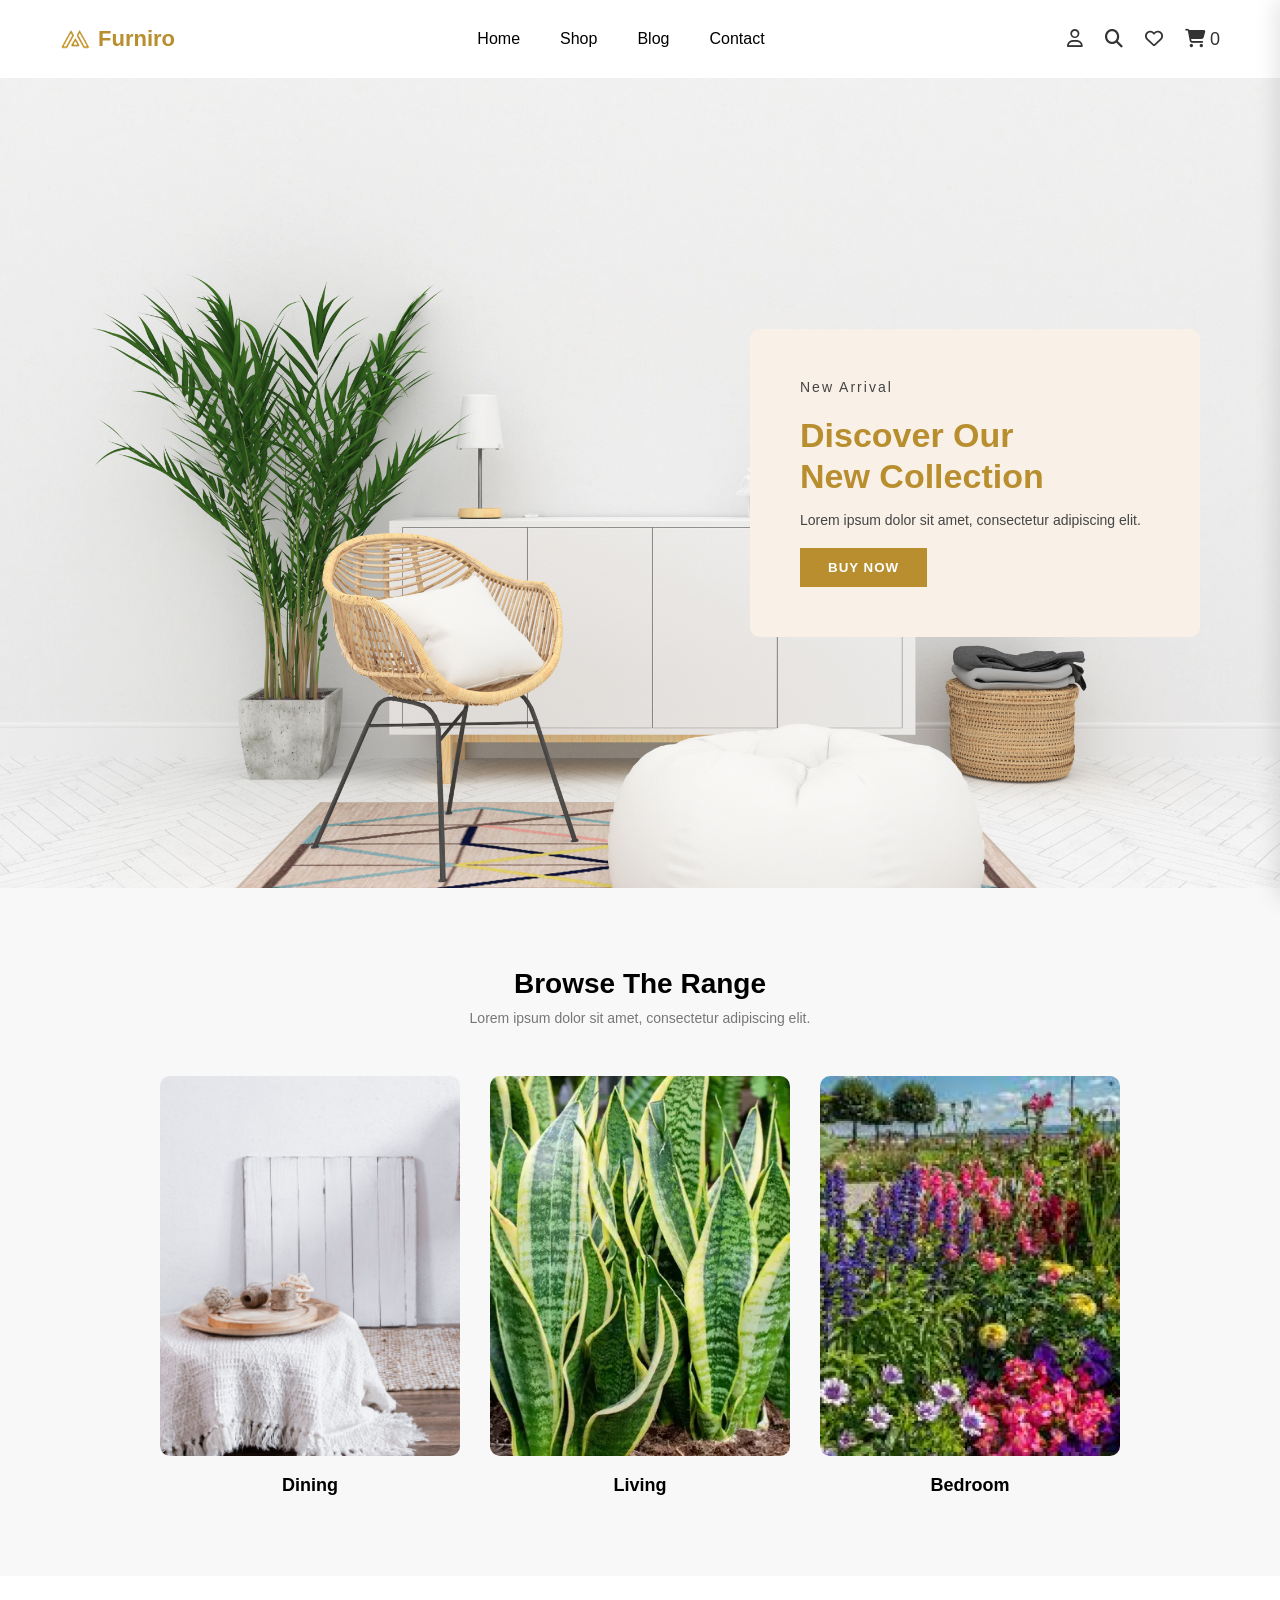
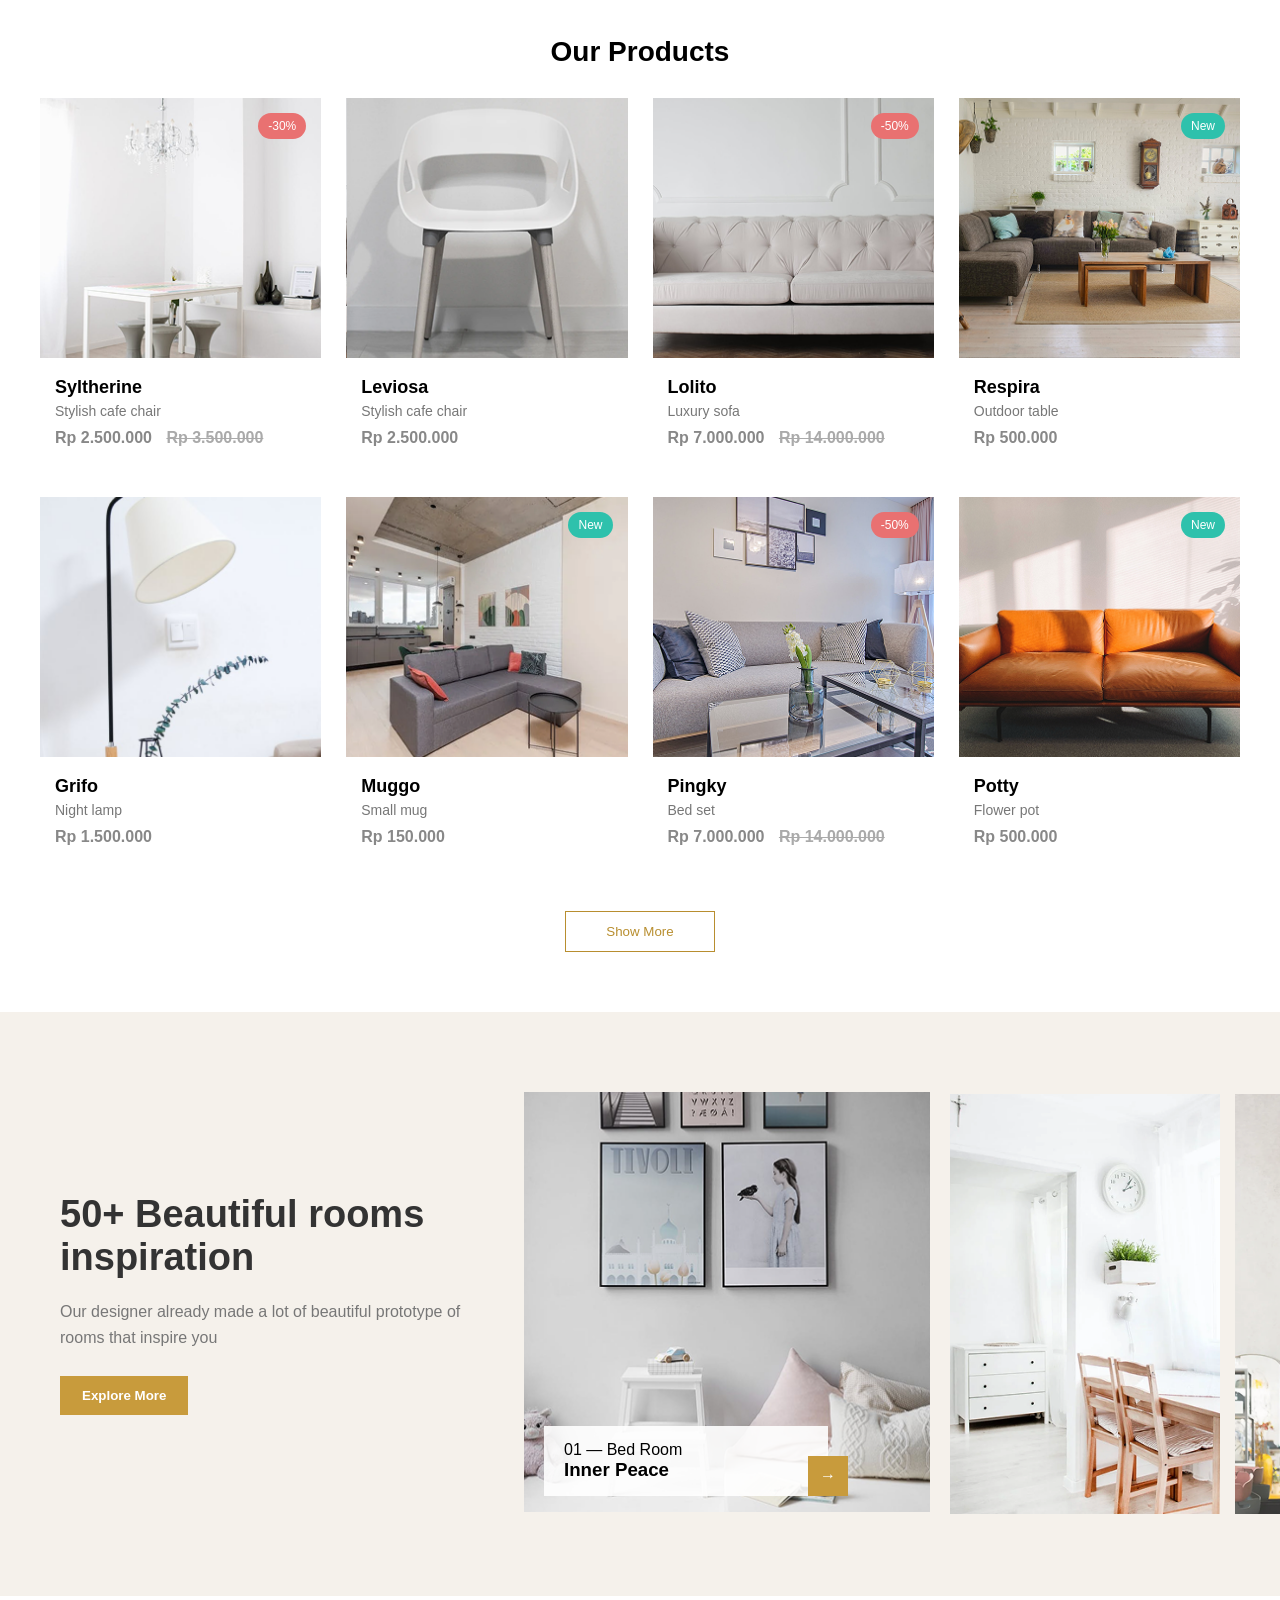
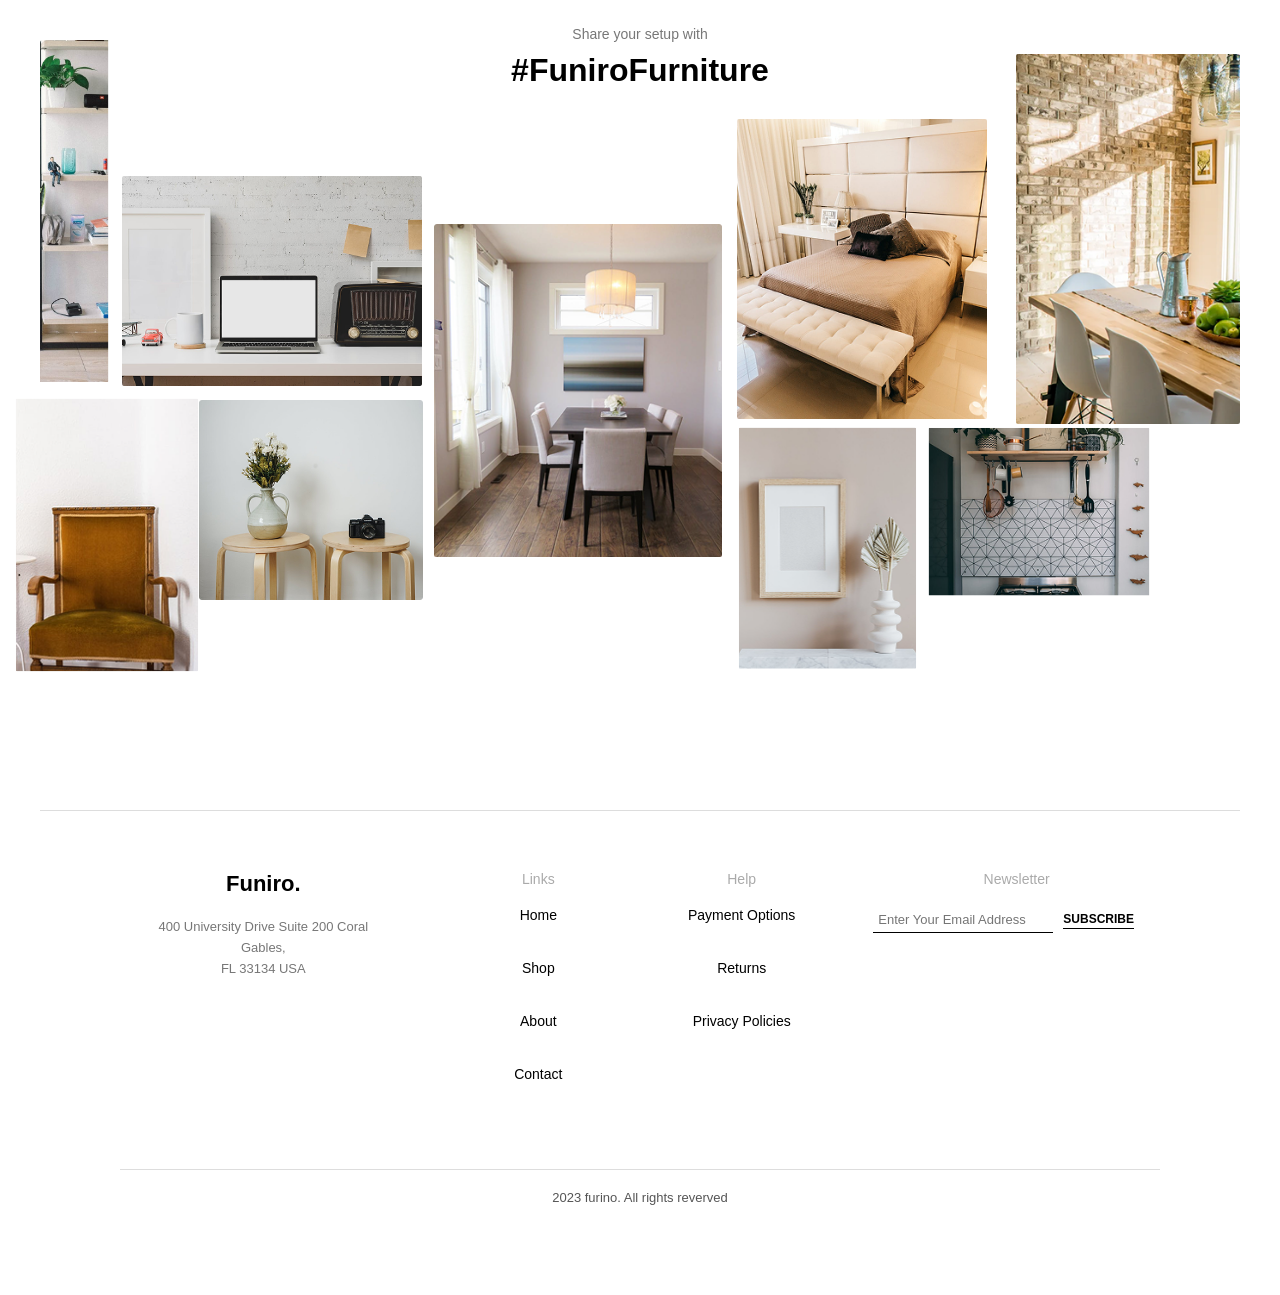
<file: index.html>
<!DOCTYPE html>
<html lang="en">
<head>
    <meta charset="UTF-8">
    <meta name="viewport" content="width=device-width, initial-scale=1.0">
    <title>Furniro</title>

    <link rel="stylesheet" href="css/style.css">

    <link rel="stylesheet" href="https://cdnjs.cloudflare.com/ajax/libs/font-awesome/6.5.0/css/all.min.css">
</head>

<body>

<!-- NAVBAR -->
<header class="navbar">

    <div class="logo">
        <img src="logo.png" alt="logo">
        <span>Furniro</span>
    </div>

    <nav>
       <ul class="nav-links">
  <li><a href="index.html">Home</a></li>
  <li><a href="shop.html">Shop</a></li>
   <li><a href="blog.html">Blog</a></li>
  <li><a href="contact.html">Contact</a></li>
</ul>
    </nav>

    <div class="nav-icons">
        <i class="fa-regular fa-user"></i>
        <i class="fa-solid fa-magnifying-glass"></i>
        <i class="fa-regular fa-heart"></i>
        <div class="cart-icon">
  <i class="fa-solid fa-cart-shopping"></i>
  <span id="cart-count">0</span>
  
</div>
    </div>

</header>

<!-- HERO -->
<section class="hero">
    <img src="background.png" class="hero-img">

    <div class="overlay-card">
        <p class="small-text">New Arrival</p>
        <h1>Discover Our<br>New Collection</h1>
        <p>Lorem ipsum dolor sit amet, consectetur adipiscing elit.</p>
        <button onclick="goToShop()">BUY NOW</button>
    </div>
</section>

<!-- RANGE -->
<section class="range">

    <h2>Browse The Range</h2>
    <p class="range-subtext">Lorem ipsum dolor sit amet, consectetur adipiscing elit.</p>

    <div class="range-container">
        <div class="range-card">
            <img src="dining.png">
            <h3>Dining</h3>
        </div>

        <div class="range-card">
            <img src="living.png">
            <h3>Living</h3>
        </div>

        <div class="range-card">
            <img src="bedroom.png">
            <h3>Bedroom</h3>
        </div>
    </div>

</section>



<!-- PRODUCTS -->
<section class="products">
    <h2>Our Products</h2>

    <div class="grid">

        <!-- 1 -->
        <div class="card" onclick="toggleCard(this, event)">
            <img src="Syltherine.png">
            <span class="badge red">-30%</span>

            <div class="overlay">
                <button class="add-related"
  data-name="Syltherine"
  data-price="2500000"
  data-image="Syltherine.png">
  Add to cart
</button>
                <div class="actions">
                    <span>Share</span>
                    <span>Compare</span>
                    <span>Like</span>
                </div>
            </div>

            <div class="info">
                <h3>Syltherine</h3>
                <p>Stylish cafe chair</p>
                <div class="price">Rp 2.500.000 <span class="old">Rp 3.500.000</span></div>
            </div>
        </div>

        <!-- 2 -->
        <div class="card" onclick="toggleCard(this, event)">
            <img src="Leviosa.png">

            <div class="overlay">
                <button class="add-related"
  data-name="Leviosa"
  data-price="2500000"
  data-image="Leviosa.png">
  Add to cart
</button>
                <div class="actions">
                    <span>Share</span>
                    <span>Compare</span>
                    <span>Like</span>
                </div>
            </div>

            <div class="info">
                <h3>Leviosa</h3>
                <p>Stylish cafe chair</p>
                <div class="price">Rp 2.500.000</div>
            </div>
        </div>

        <!-- 3 -->
        <div class="card" onclick="toggleCard(this, event)">
            <img src="Lolito.png">
            <span class="badge red">-50%</span>

            <div class="overlay">
                <button class="add-related"
  data-name="Lolito"
  data-price="7000000"
  data-image="Lolito.png">
  Add to cart
</button>
                <div class="actions">
                    <span>Share</span>
                    <span>Compare</span>
                    <span>Like</span>
                </div>
            </div>

            <div class="info">
                <h3>Lolito</h3>
                <p>Luxury sofa</p>
                <div class="price">Rp 7.000.000 <span class="old">Rp 14.000.000</span></div>
            </div>
        </div>

        <!-- 4 -->
        <div class="card" onclick="toggleCard(this, event)">
            <img src="Respira.png">
            <span class="badge green">New</span>

            <div class="overlay">
                <button class="add-related"
  data-name="Respira"
  data-price="500000"
  data-image="Respira.png">
  Add to cart
</button>
                <div class="actions">
                    <span>Share</span>
                    <span>Compare</span>
                    <span>Like</span>
                </div>
            </div>

            <div class="info">
                <h3>Respira</h3>
                <p>Outdoor table</p>
                <div class="price">Rp 500.000</div>
            </div>
        </div>

        <!-- 5 -->
        <div class="card" onclick="toggleCard(this, event)">
            <img src="Grifo.png">

            <div class="overlay">
                <button class="add-related"
  data-name="Grifo"
  data-price="1500000"
  data-image="Grifo.png">
  Add to cart
</button>
                <div class="actions">
                    <span>Share</span>
                    <span>Compare</span>
                    <span>Like</span>
                </div>
            </div>

            <div class="info">
                <h3>Grifo</h3>
                <p>Night lamp</p>
                <div class="price">Rp 1.500.000</div>
            </div>
        </div>

        <!-- 6 -->
        <div class="card" onclick="toggleCard(this, event)">
            <img src="Muggo.png">
            <span class="badge green">New</span>

            <div class="overlay">
                <button class="add-related"
  data-name="Muggo"
  data-price="150000"
  data-image="Muggo.png">
  Add to cart
</button>
                <div class="actions">
                    <span>Share</span>
                    <span>Compare</span>
                    <span>Like</span>
                </div>
            </div>

            <div class="info">
                <h3>Muggo</h3>
                <p>Small mug</p>
                <div class="price">Rp 150.000</div>
            </div>
        </div>

        <!-- 7 -->
        <div class="card" onclick="toggleCard(this, event)">
            <img src="Pingky.png">
            <span class="badge red">-50%</span>

            <div class="overlay">
                <button class="add-related"
  data-name="Pingky"
  data-price="7000000"
  data-image="Pingky.png">
  Add to cart
</button>
                <div class="actions">
                    <span>Share</span>
                    <span>Compare</span>
                    <span>Like</span>
                </div>
            </div>

            <div class="info">
                <h3>Pingky</h3>
                <p>Bed set</p>
                <div class="price">Rp 7.000.000 <span class="old">Rp 14.000.000</span></div>
            </div>
        </div>

        <!-- 8 -->
        <div class="card" onclick="toggleCard(this, event)">
            <img src="Potty.png">
            <span class="badge green">New</span>

            <div class="overlay">
               <button class="add-related"
  data-name="Potty"
  data-price="500000"
  data-image="Potty.png">
  Add to cart
</button>
                <div class="actions">
                    <span>Share</span>
                    <span>Compare</span>
                    <span>Like</span>
                </div>
            </div>

            <div class="info">
                <h3>Potty</h3>
                <p>Flower pot</p>
                <div class="price">Rp 500.000</div>
            </div>
        </div>

    </div>

    <div class="show-more">
  <a href="shop.html">
    <button>Show More</button>
  </a>
</div>

</section>
<section class="room-section">
  <div class="container">

    <!-- LEFT TEXT -->
    <div class="room-text">
      <h2>50+ Beautiful rooms inspiration</h2>
      <p>
        Our designer already made a lot of beautiful
        prototype of rooms that inspire you
      </p>
      <button class="explore-btn">Explore More</button>
    </div>

    <!-- RIGHT SLIDER -->
    <div class="room-slider">

      <!-- MAIN IMAGE -->
      <div class="main-card">
        <img src="pics.png" alt="Room">

        <!-- OVERLAY CARD -->
        <div class="room-overlay">
          <span>01 — Bed Room</span>
          <h3>Inner Peace</h3>

          <div class="arrow-btn">
            →
          </div>
        </div>
      </div>

      <!-- SIDE IMAGES -->
      <div class="side-cards">
        <img src="Rectangle 25.png" alt="Room">
        <img src="Rectangle 26.png" alt="Room" class="last">
      </div>

    </div>

  </div>
</section>
<section class="furniro">
  <p class="subtitle">Share your setup with</p>
  <h2 class="title">#FuniroFurniture</h2>

  
    <div class="gallery">
  <!-- LEFT COLUMN -->
  <div class="img-box">
  <img src="image1.png">
</div>
  <div class="img2">
  <img src="image2.png" alt="">
</div>

  <!-- NEXT COLUMN -->
   <div class="img3">
  <img src="image3.png" alt="">
</div>

<div class="img4">
  <img src="image4.png" alt="">
</div>
  
  
  <div class="img5">
  <img src="image5.png" alt="">
</div>

  <!-- CENTER -->
  <div class="img6">
  <img src="image6.png" alt="">
</div>

<!-- CENTER -->
  <div class="img7">
  <img src="image7.png" alt="">
</div>
  <!-- RIGHT CENTER -->
  
  <div class="img8">
  <img src="image8.png" alt="">
</div>

  <!-- RIGHT -->
 <div class="img9">
  <img src="image9.png" alt="">
</div>
 
</div>

<footer class="footer">
  <div class="footer-container">

    <!-- LEFT -->
    <div class="footer-left">
      <h2>Funiro.</h2>
      <p>
        400 University Drive Suite 200 Coral <br>
        Gables,<br>
        FL 33134 USA
      </p>
    </div>

    <!-- LINKS -->
    <div class="footer-col">
      <h4>Links</h4>
      <a href="#">Home</a>
      <a href="#">Shop</a>
      <a href="#">About</a>
      <a href="#">Contact</a>
    </div>

    <!-- HELP -->
    <div class="footer-col">
      <h4>Help</h4>
      <a href="#">Payment Options</a>
      <a href="#">Returns</a>
      <a href="#">Privacy Policies</a>
    </div>

    <!-- NEWSLETTER -->
    <div class="footer-col newsletter">
      <h4>Newsletter</h4>
      <div class="subscribe">
        <input type="text" placeholder="Enter Your Email Address">
        <button>SUBSCRIBE</button>
      </div>
    </div>

  </div>

  <div class="footer-bottom">
    <p>2023 furino. All rights reverved</p>
  </div>
</footer>
    
<div id="cart-overlay" class="cart-overlay"></div>
<!-- CART SIDEBAR -->
<div id="cart-sidebar" class="cart-sidebar">
  <h3>Shopping Cart</h3>

  <div id="cart-items"></div>

  <div class="cart-footer">
    <p>Subtotal: <span id="cart-total">Rs. 0</span></p>
    <button id="goToCartBtn">Cart</button>
    <button>Checkout</button>
    <button class="compare-btn">Comparsion</button>
  </div>
</div>


<!-- JS -->
<script src="js/script.js"></script>

</body>
</html>
</file>
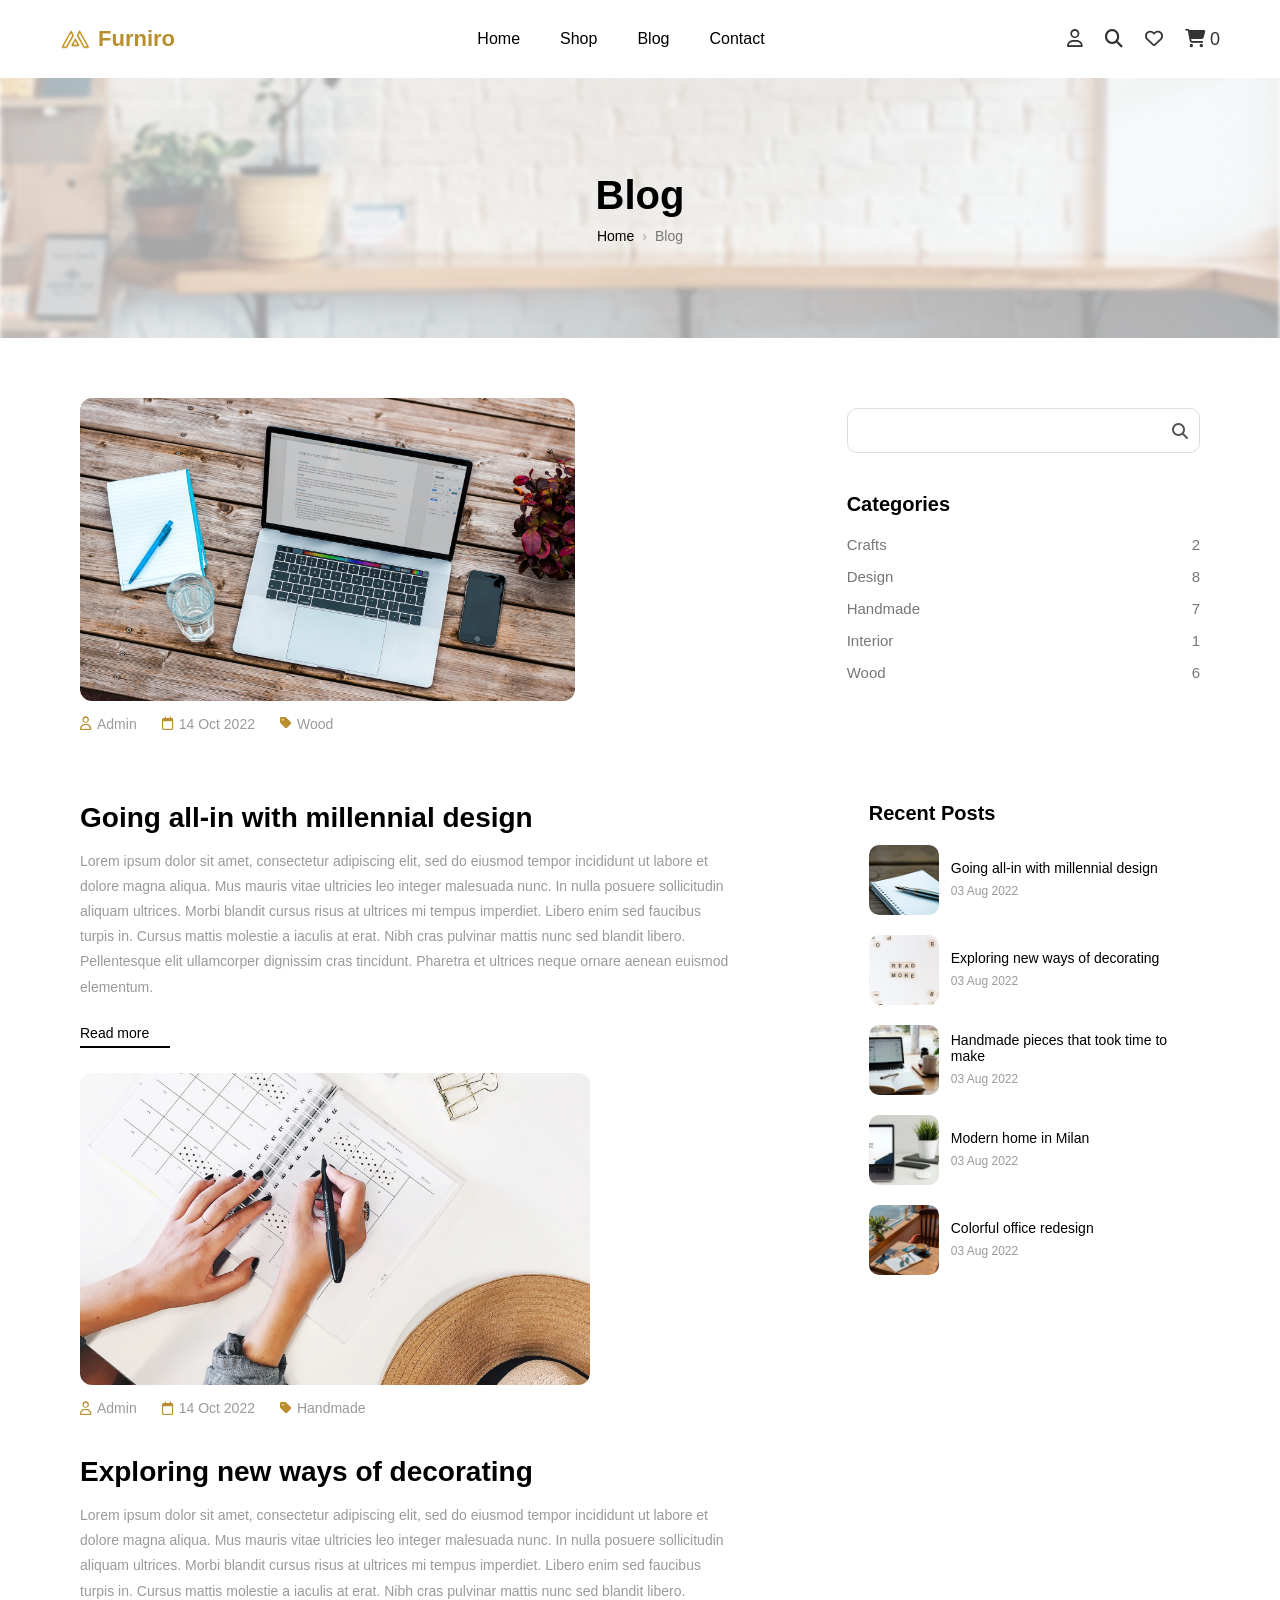
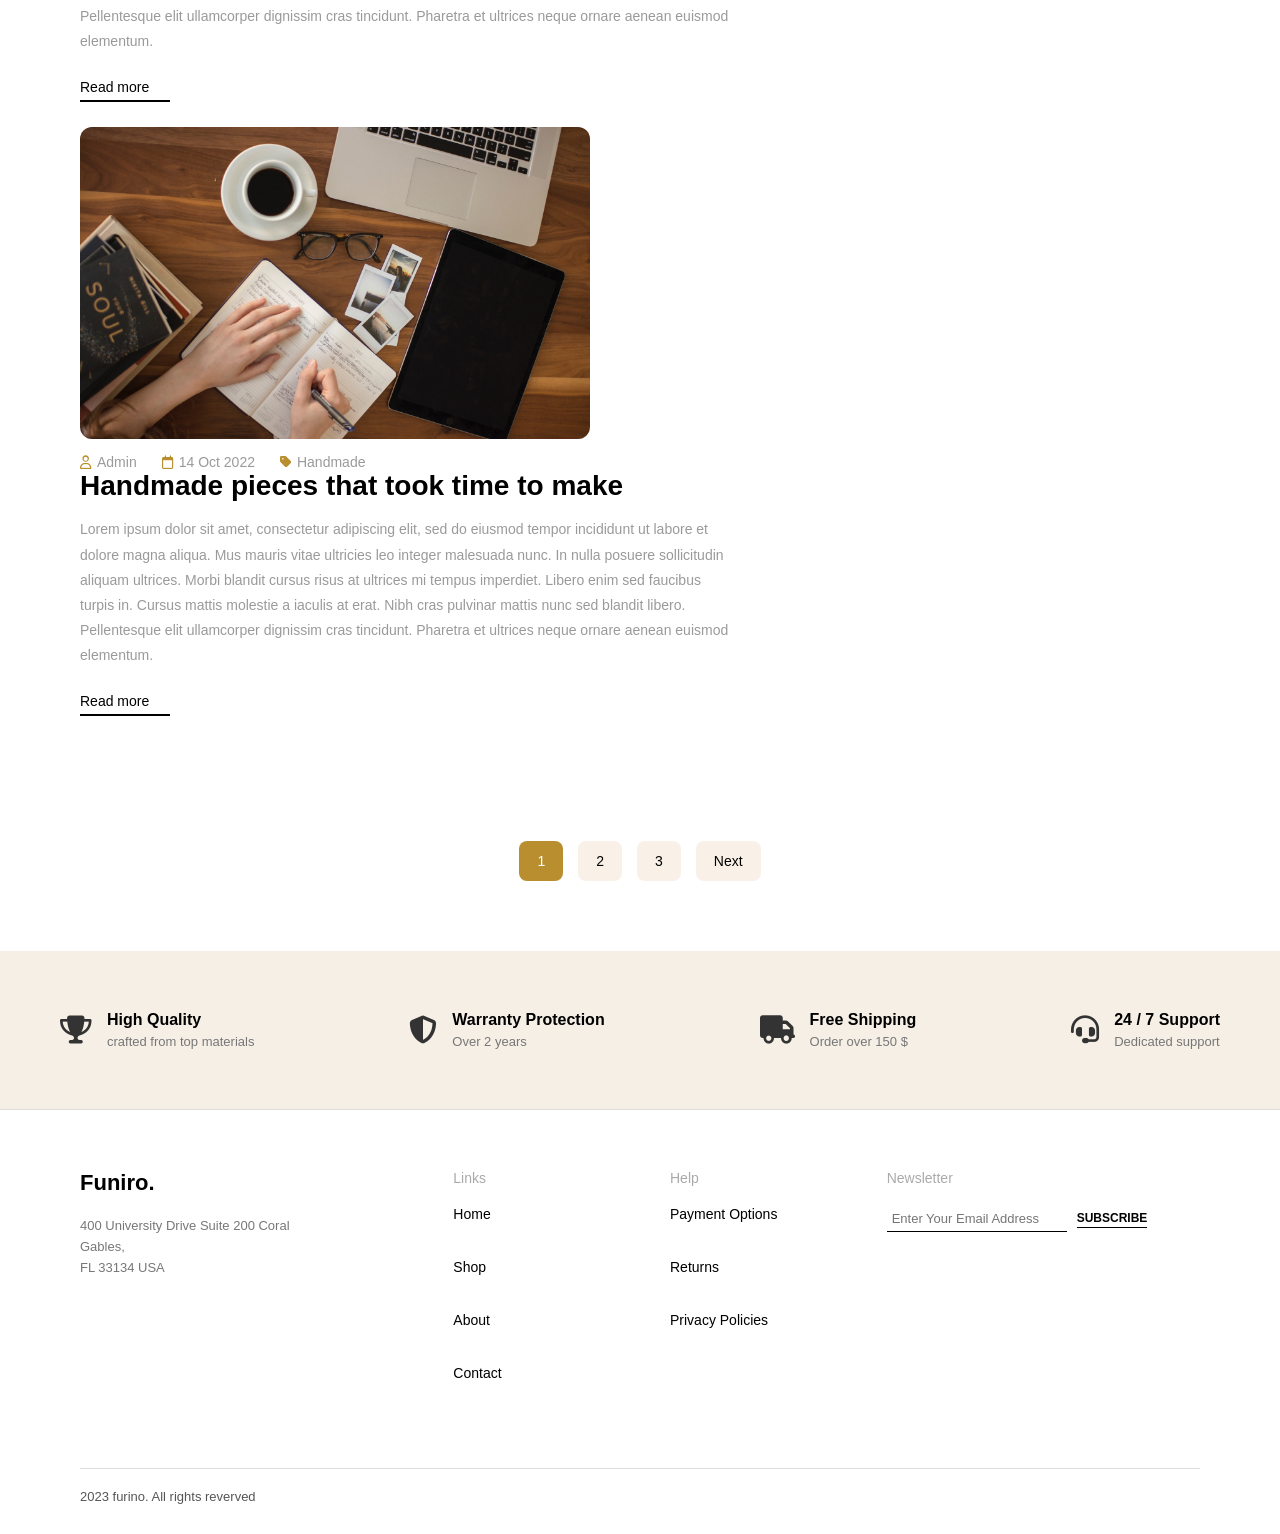
<file: blog.html>
<!DOCTYPE html>
<html lang="en">
<head>
    <meta charset="UTF-8">
    <meta name="viewport" content="width=device-width, initial-scale=1.0">
    <title>Furniro</title>

    <link rel="stylesheet" href="css/style.css">

    <link rel="stylesheet" href="https://cdnjs.cloudflare.com/ajax/libs/font-awesome/6.5.0/css/all.min.css">
    <link rel="stylesheet" href="https://cdnjs.cloudflare.com/ajax/libs/font-awesome/6.5.0/css/all.min.css">
</head>

<body>

<!-- NAVBAR -->
<header class="navbar">

    <div class="logo">
        <img src="logo.png" alt="logo">
        <span>Furniro</span>
    </div>

    <nav>
       <ul class="nav-links">
  <li><a href="index.html">Home</a></li>
  <li><a href="shop.html" class="active">Shop</a></li>
    <li><a href="blog.html">Blog</a></li>
 <li><a href="contact.html">Contact</a></li>
</ul>
    </nav>

    <div class="nav-icons">
        <i class="fa-regular fa-user"></i>
        <i class="fa-solid fa-magnifying-glass"></i>
        <i class="fa-regular fa-heart"></i>
        <div class="cart-icon">
  <i class="fa-solid fa-cart-shopping"></i>
  <span id="cart-count">0</span>
  
</div>
    </div>
    
</header>
<!-- HERO SHOP -->
<section class="shop-hero">

  <!-- BACKGROUND IMAGE -->
  <img src="behind.png" alt="bg" class="shop-bg">

  <!-- CONTENT -->
  <div class="shop-overlay">
    <h1>Blog</h1>

    <p class="breadcrumb">
      <a href="index.html">Home</a>
      <span class="arrow">›</span>
      <span class="active">Blog</span>
    </p>
  </div>

</section>

<section class="blog-section">

  <div class="blog-container">

    <!-- LEFT SIDE (IMAGE + META) -->
    <div class="blog-left">

      <img src="blog1.png" class="blog-image">

     <div class="blog-meta">
  <span><i class="fa-regular fa-user"></i> Admin</span>
  <span><i class="fa-regular fa-calendar"></i> 14 Oct 2022</span>
  <span><i class="fa-solid fa-tag"></i> Wood</span>
</div>

    </div>


    <!-- RIGHT SIDE (SIDEBAR) -->
    <div class="blog-sidebar">

      <!-- SEARCH -->
      <div class="search-box">
        <input type="text" placeholder="">
        <i class="fa fa-search"></i>
      </div>

      <!-- CATEGORIES -->
      <div class="categories">
        <h3>Categories</h3>

        <div class="cat-item">
          <span>Crafts</span>
          <span>2</span>
        </div>

        <div class="cat-item">
          <span>Design</span>
          <span>8</span>
        </div>

        <div class="cat-item">
          <span>Handmade</span>
          <span>7</span>
        </div>

        <div class="cat-item">
          <span>Interior</span>
          <span>1</span>
        </div>

        <div class="cat-item">
          <span>Wood</span>
          <span>6</span>
        </div>

      </div>

    </div>

  </div>

</section>
<section class="blog-detail">

  <div class="blog-wrapper">

    <!-- LEFT MAIN BLOG -->
    <div class="blog-main">

      <h2>Going all-in with millennial design</h2>

      <p class="blog-desc">
       Lorem ipsum dolor sit amet, consectetur adipiscing elit, sed do eiusmod tempor incididunt ut labore et dolore magna aliqua. Mus mauris vitae ultricies leo integer malesuada nunc. In nulla posuere sollicitudin aliquam ultrices. Morbi blandit cursus risus at ultrices mi tempus imperdiet. Libero enim sed faucibus turpis in. Cursus mattis molestie a iaculis at erat. Nibh cras pulvinar mattis nunc sed blandit libero. Pellentesque elit ullamcorper dignissim cras tincidunt. Pharetra et ultrices neque ornare aenean euismod elementum.
      </p>

      <a href="#" class="read-more">Read more</a>

      <img src="blog2.png" class="blog-image">

      <div class="blog-meta">
        <span><i class="fa-regular fa-user"></i> Admin</span>
        <span><i class="fa-regular fa-calendar"></i> 14 Oct 2022</span>
        <span><i class="fa-solid fa-tag"></i> Handmade</span>
      </div>

    </div>


    <!-- RIGHT SIDEBAR -->
    <div class="recent-posts">

      <h3>Recent Posts</h3>

      <div class="post-item">
        <img src="sidepic1.png">
        <div>
          <p>Going all-in with millennial design</p>
          <span>03 Aug 2022</span>
        </div>
      </div>

      <div class="post-item">
        <img src="sidepic2.png">
        <div>
          <p>Exploring new ways of decorating</p>
          <span>03 Aug 2022</span>
        </div>
      </div>

      <div class="post-item">
        <img src="sidepic3.png">
        <div>
          <p>Handmade pieces that took time to make</p>
          <span>03 Aug 2022</span>
        </div>
      </div>

      <div class="post-item">
        <img src="sidepic4.png">
        <div>
          <p>Modern home in Milan</p>
          <span>03 Aug 2022</span>
        </div>
      </div>

      <div class="post-item">
        <img src="sidepic5.png">
        <div>
          <p>Colorful office redesign</p>
          <span>03 Aug 2022</span>
        </div>
      </div>

    </div>

  </div>

</section>
<section class="blog-detail">

  <div class="blog-wrapper">

    <!-- LEFT MAIN BLOG -->
    <div class="blog-main">

      <h2>Exploring new ways of decorating</h2>

      <p class="blog-desc">
         Lorem ipsum dolor sit amet, consectetur adipiscing elit, sed do eiusmod tempor incididunt ut labore et dolore magna aliqua. Mus mauris vitae ultricies leo integer malesuada nunc. In nulla posuere sollicitudin aliquam ultrices. Morbi blandit cursus risus at ultrices mi tempus imperdiet. Libero enim sed faucibus turpis in. Cursus mattis molestie a iaculis at erat. Nibh cras pulvinar mattis nunc sed blandit libero. Pellentesque elit ullamcorper dignissim cras tincidunt. Pharetra et ultrices neque ornare aenean euismod elementum.
      </p>

      <a href="#" class="read-more">Read more</a>

      <img src="blog3.png" class="blog-image">

      <div class="blog-meta">
        <span><i class="fa-regular fa-user"></i> Admin</span>
        <span><i class="fa-regular fa-calendar"></i> 14 Oct 2022</span>
        <span><i class="fa-solid fa-tag"></i> Handmade</span>
      </div>
      <div class="blog-main">

      <h2>Handmade pieces that took time to make</h2>

      <p class="blog-desc">
         Lorem ipsum dolor sit amet, consectetur adipiscing elit, sed do eiusmod tempor incididunt ut labore et dolore magna aliqua. Mus mauris vitae ultricies leo integer malesuada nunc. In nulla posuere sollicitudin aliquam ultrices. Morbi blandit cursus risus at ultrices mi tempus imperdiet. Libero enim sed faucibus turpis in. Cursus mattis molestie a iaculis at erat. Nibh cras pulvinar mattis nunc sed blandit libero. Pellentesque elit ullamcorper dignissim cras tincidunt. Pharetra et ultrices neque ornare aenean euismod elementum.
      </p>
<a href="#" class="read-more">Read more</a>


    </div>
    </div>
  </div>
   <div class="pagination">
  <span class="page active">1</span>
  <span class="page">2</span>
  <span class="page">3</span>
  <a href="product.html" class="next">Next</a>
</div>
</section>


<section class="features">

  <div class="feature">
    <i class="fa-solid fa-trophy"></i>
    <div>
      <h4>High Quality</h4>
      <p>crafted from top materials</p>
    </div>
  </div>

  <div class="feature">
    <i class="fa-solid fa-shield-halved"></i>
    <div>
      <h4>Warranty Protection</h4>
      <p>Over 2 years</p>
    </div>
  </div>

  <div class="feature">
    <i class="fa-solid fa-truck"></i>
    <div>
      <h4>Free Shipping</h4>
      <p>Order over 150 $</p>
    </div>
  </div>

  <div class="feature">
    <i class="fa-solid fa-headset"></i>
    <div>
      <h4>24 / 7 Support</h4>
      <p>Dedicated support</p>
    </div>
  </div>


</section>
<footer class="footer">
  <div class="footer-container">

    <!-- LEFT -->
    <div class="footer-left">
      <h2>Funiro.</h2>
      <p>
        400 University Drive Suite 200 Coral <br>
        Gables,<br>
        FL 33134 USA
      </p>
    </div>

    <!-- LINKS -->
    <div class="footer-col">
      <h4>Links</h4>
      <a href="index.html">Home</a>
<a href="shop.html">Shop</a>
      <a href="#">About</a>
      <a href="#">Contact</a>
    </div>

    <!-- HELP -->
    <div class="footer-col">
      <h4>Help</h4>
      <a href="#">Payment Options</a>
      <a href="#">Returns</a>
      <a href="#">Privacy Policies</a>
    </div>

    <!-- NEWSLETTER -->
    <div class="footer-col newsletter">
      <h4>Newsletter</h4>
      <div class="subscribe">
        <input type="text" placeholder="Enter Your Email Address">
        <button>SUBSCRIBE</button>
      </div>
    </div>

  </div>

  <div class="footer-bottom">
    <p>2023 furino. All rights reverved</p>
  </div>
</footer>



</body>
</html>
</file>
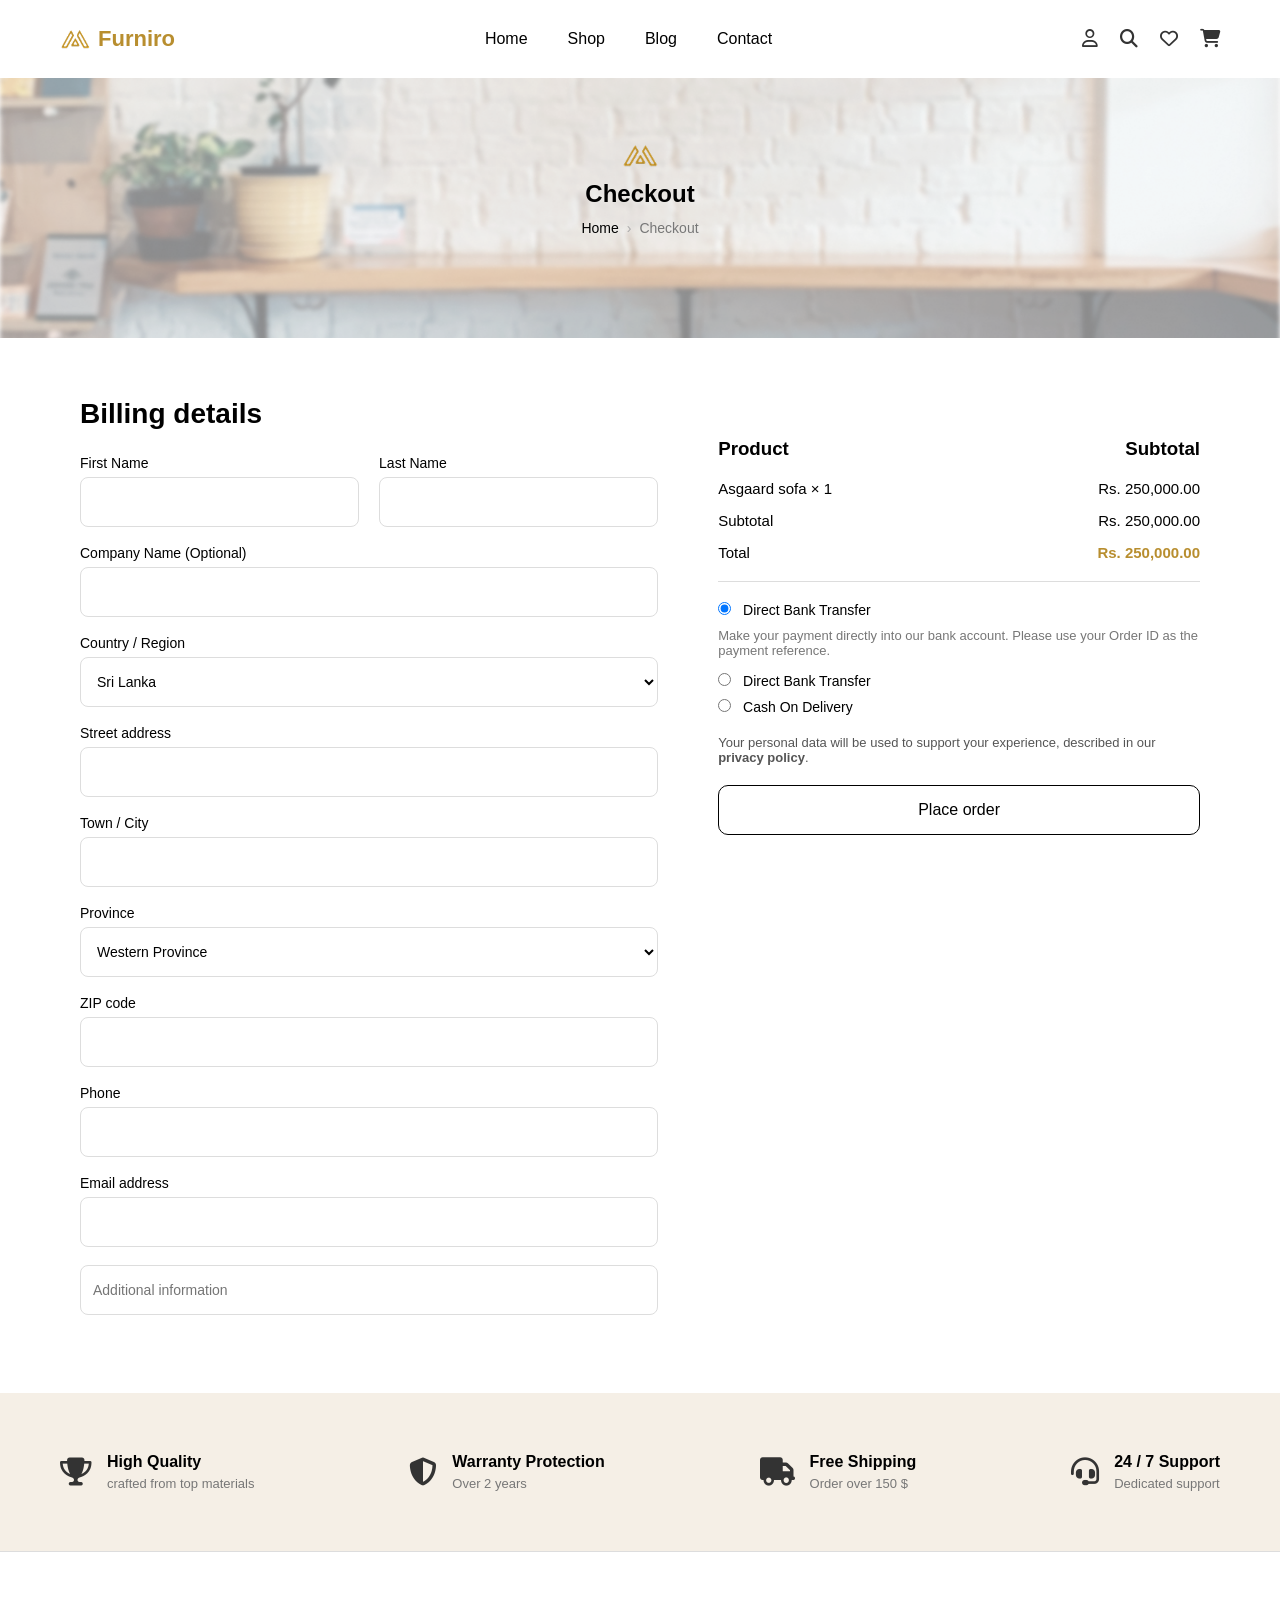
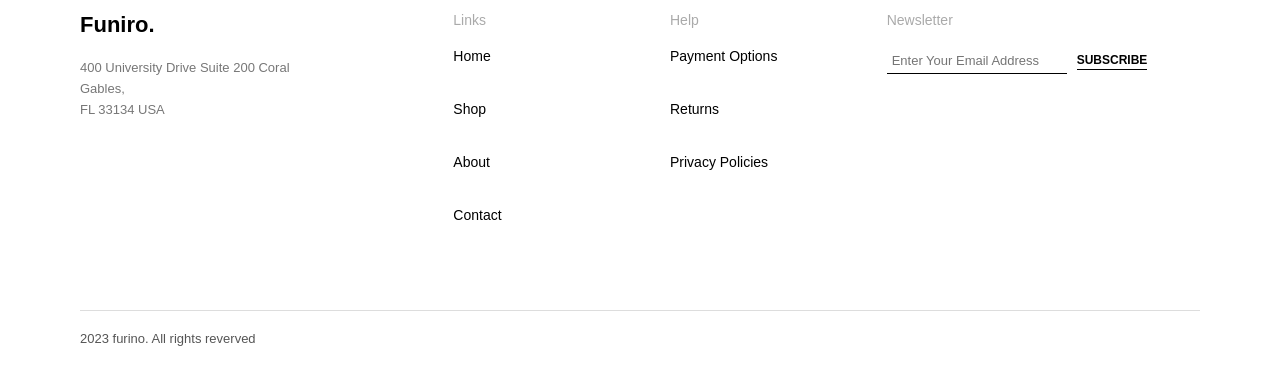
<file: checkout.html>
<!DOCTYPE html>
<html lang="en">
<head>
    <meta charset="UTF-8">
    <meta name="viewport" content="width=device-width, initial-scale=1.0">
    <title>Furniro</title>

    <link rel="stylesheet" href="css/style.css">

    <link rel="stylesheet" href="https://cdnjs.cloudflare.com/ajax/libs/font-awesome/6.5.0/css/all.min.css">
</head>

<body>

<!-- NAVBAR -->
<header class="navbar">

    <div class="logo">
        <img src="logo.png" alt="logo">
        <span>Furniro</span>
    </div>

    <nav>
       <ul class="nav-links">
  <li><a href="index.html">Home</a></li>
  <li><a href="shop.html" class="active">Shop</a></li>
    <li><a href="blog.html">Blog</a></li>
  <li><a href="contact.html">Contact</a></li>
</ul>
    </nav>

    <div class="nav-icons">
        <i class="fa-regular fa-user"></i>
        <i class="fa-solid fa-magnifying-glass"></i>
        <i class="fa-regular fa-heart"></i>
        <div class="cart-icon">
  <i class="fa-solid fa-cart-shopping"></i>
 
  
</div>
    </div>
    
</header>
<!-- HERO SHOP -->
 <img src="logo.png" class="contact-logo" alt="logo">
<section class="contact-hero">

  <img src="behind.png" alt="bg">

  <div class="contact-hero-content">
        <!-- LOGO ABOVE -->
   
    <h1>Checkout</h1>
     <p class="breadcrumb">
  <a href="index.html">Home</a>
  <span class="arrow">›</span>
  <span class="active">Checkout</span>
</p>
  </div>
</section>

<section class="checkout-section">

  <div class="checkout-container">

    <!-- LEFT: BILLING -->
    <div class="billing">

      <h2>Billing details</h2>

      <div class="row">
        <div class="field">
          <label>First Name</label>
          <input type="text">
        </div>

        <div class="field">
          <label>Last Name</label>
          <input type="text">
        </div>
      </div>

      <div class="field">
        <label>Company Name (Optional)</label>
        <input type="text">
      </div>

      <div class="field">
        <label>Country / Region</label>
        <select>
          <option>Sri Lanka</option>
        </select>
      </div>

      <div class="field">
        <label>Street address</label>
        <input type="text">
      </div>

      <div class="field">
        <label>Town / City</label>
        <input type="text">
      </div>

      <div class="field">
        <label>Province</label>
        <select>
          <option>Western Province</option>
        </select>
      </div>

      <div class="field">
        <label>ZIP code</label>
        <input type="text">
      </div>

      <div class="field">
        <label>Phone</label>
        <input type="text">
      </div>

      <div class="field">
        <label>Email address</label>
        <input type="email">
      </div>

      <div class="field">
        <input type="text" placeholder="Additional information">
      </div>

    </div>


    <!-- RIGHT: ORDER SUMMARY -->
    <div class="order-summary">

      <div class="summary-header">
        <h3>Product</h3>
        <h3>Subtotal</h3>
      </div>

      <div class="summary-item">
        <p>Asgaard sofa × 1</p>
        <p>Rs. 250,000.00</p>
      </div>

      <div class="summary-row">
        <p>Subtotal</p>
        <p>Rs. 250,000.00</p>
      </div>

      <div class="summary-row total">
        <p>Total</p>
        <p>Rs. 250,000.00</p>
      </div>

      <hr>

      <div class="payment">
        <label><input type="radio" checked> Direct Bank Transfer</label>
        <p class="desc">
          Make your payment directly into our bank account. Please use your Order ID as the payment reference.
        </p>

        <label><input type="radio"> Direct Bank Transfer</label>
        <label><input type="radio"> Cash On Delivery</label>
      </div>

      <p class="privacy">
        Your personal data will be used to support your experience, described in our <b>privacy policy</b>.
      </p>

      <button class="place-order">Place order</button>

    </div>

  </div>

</section>


<section class="features">

  <div class="feature">
    <i class="fa-solid fa-trophy"></i>
    <div>
      <h4>High Quality</h4>
      <p>crafted from top materials</p>
    </div>
  </div>

  <div class="feature">
    <i class="fa-solid fa-shield-halved"></i>
    <div>
      <h4>Warranty Protection</h4>
      <p>Over 2 years</p>
    </div>
  </div>

  <div class="feature">
    <i class="fa-solid fa-truck"></i>
    <div>
      <h4>Free Shipping</h4>
      <p>Order over 150 $</p>
    </div>
  </div>

  <div class="feature">
    <i class="fa-solid fa-headset"></i>
    <div>
      <h4>24 / 7 Support</h4>
      <p>Dedicated support</p>
    </div>
  </div>


</section>

<footer class="footer">
  <div class="footer-container">

    <!-- LEFT -->
    <div class="footer-left">
      <h2>Funiro.</h2>
      <p>
        400 University Drive Suite 200 Coral <br>
        Gables,<br>
        FL 33134 USA
      </p>
    </div>

    <!-- LINKS -->
    <div class="footer-col">
      <h4>Links</h4>
      <a href="index.html">Home</a>
<a href="shop.html">Shop</a>
      <a href="#">About</a>
      <a href="#">Contact</a>
    </div>

    <!-- HELP -->
    <div class="footer-col">
      <h4>Help</h4>
      <a href="#">Payment Options</a>
      <a href="#">Returns</a>
      <a href="#">Privacy Policies</a>
    </div>

    <!-- NEWSLETTER -->
    <div class="footer-col newsletter">
      <h4>Newsletter</h4>
      <div class="subscribe">
        <input type="text" placeholder="Enter Your Email Address">
        <button>SUBSCRIBE</button>
      </div>
    </div>

  </div>

  <div class="footer-bottom">
    <p>2023 furino. All rights reverved</p>
  </div>
</footer>
<script src="js/script.js"></script>
</body>
</html>
</file>
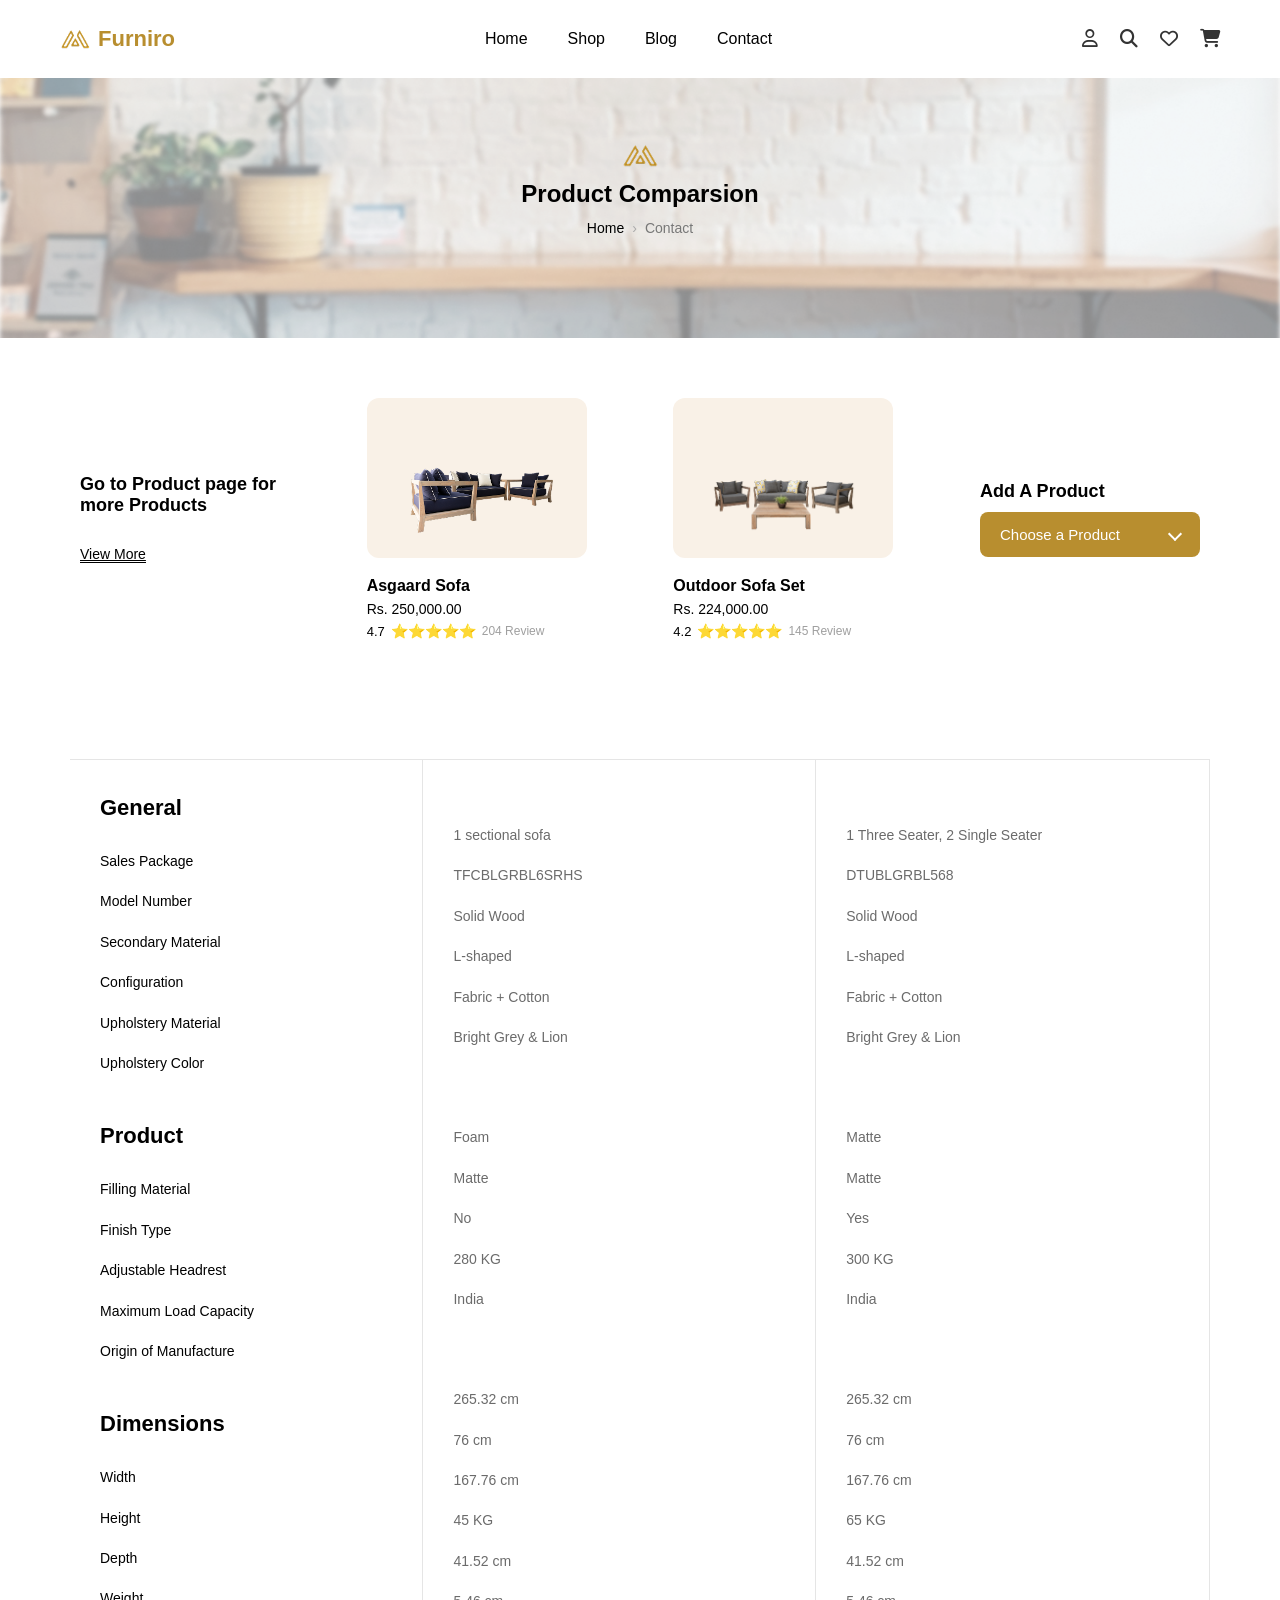
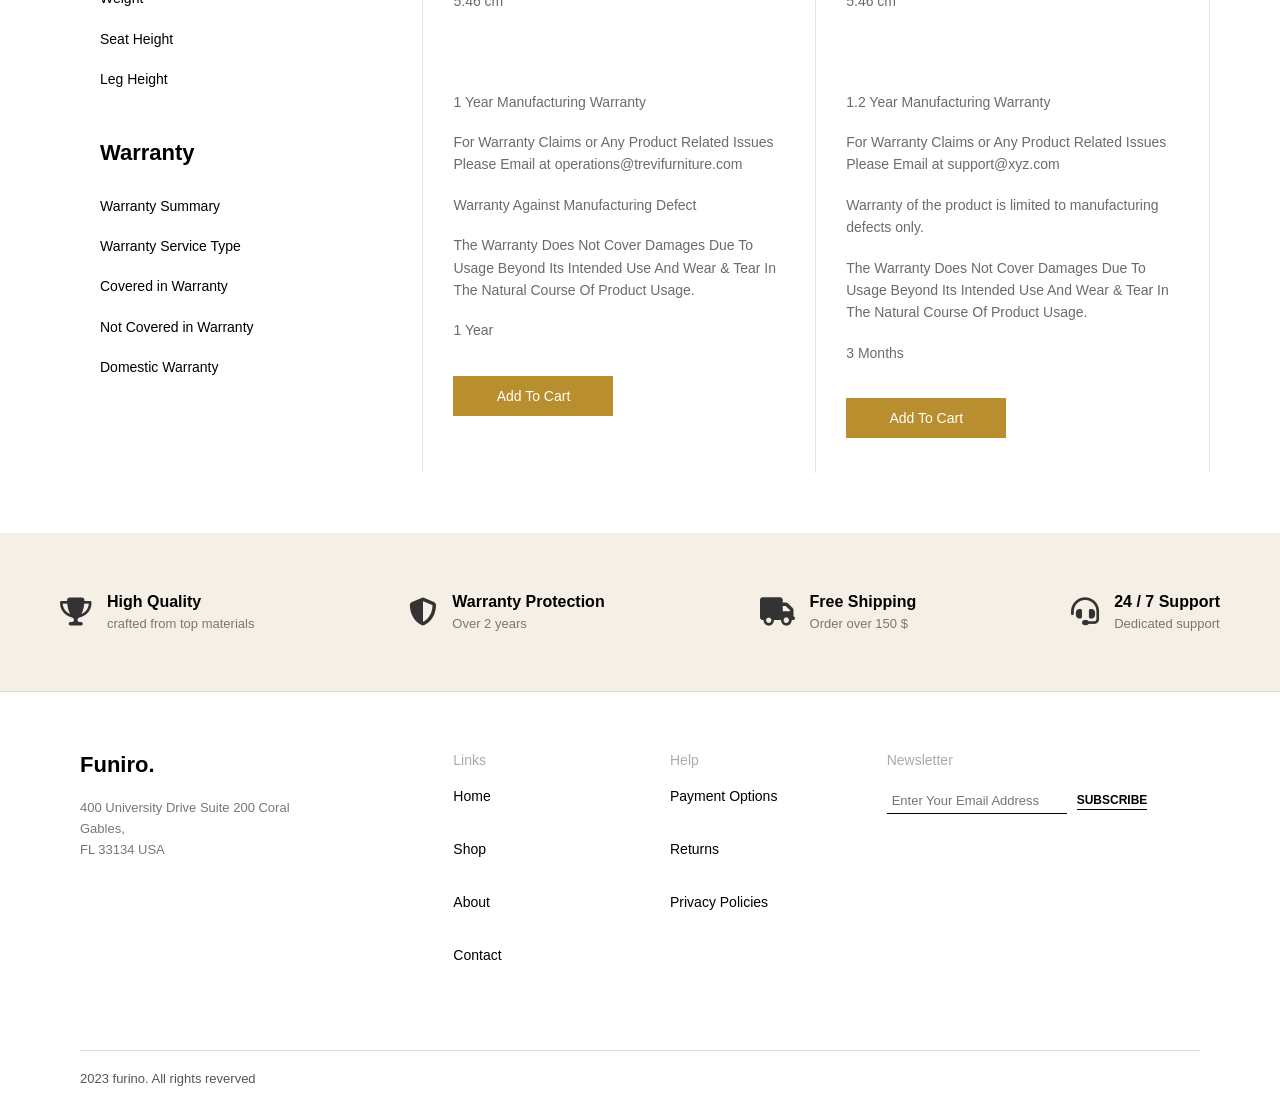
<file: compare.html>
<!DOCTYPE html>
<html lang="en">
<head>
    <meta charset="UTF-8">
    <meta name="viewport" content="width=device-width, initial-scale=1.0">
    <title>Furniro</title>

    <link rel="stylesheet" href="css/style.css">

    <link rel="stylesheet" href="https://cdnjs.cloudflare.com/ajax/libs/font-awesome/6.5.0/css/all.min.css">
    <link href="https://fonts.googleapis.com/css2?family=Poppins:wght@300;400;500;600;700&display=swap" rel="stylesheet">
</head>

<body>

<!-- NAVBAR -->
<header class="navbar">

    <div class="logo">
        <img src="logo.png" alt="logo">
        <span>Furniro</span>
    </div>

    <nav>
       <ul class="nav-links">
  <li><a href="index.html">Home</a></li>
  <li><a href="shop.html" class="active">Shop</a></li>
    <li><a href="blog.html">Blog</a></li>
  <li><a href="contact.html">Contact</a></li>
</ul>
    </nav>

    <div class="nav-icons">
        <i class="fa-regular fa-user"></i>
        <i class="fa-solid fa-magnifying-glass"></i>
        <i class="fa-regular fa-heart"></i>
        <div class="cart-icon">
  <i class="fa-solid fa-cart-shopping"></i>
 
  
</div>
    </div>
    
</header>
<!-- HERO SHOP -->
 <img src="logo.png" class="contact-logo" alt="logo">
<section class="contact-hero">

  <img src="behind.png" alt="bg">

  <div class="contact-hero-content">
        <!-- LOGO ABOVE -->
   
    <h1>Product Comparsion</h1>
     <p class="breadcrumb">
  <a href="index.html">Home</a>
  <span class="arrow">›</span>
  <span class="active">Contact</span>
</p>
  </div>
</section>

<section class="compare-section">

  <!-- LEFT TEXT -->
  <div class="compare-left">
    <h3>Go to Product page for more Products</h3>
    <a href="shop.html">View More</a>
  </div>

  <!-- PRODUCT 1 -->
  <div class="compare-box">
    <img src="sofa1.png" alt="Asgaard Sofa">

    <h4>Asgaard Sofa</h4>
    <p class="compare-price">Rs. 250,000.00</p>

    <div class="stars-row">
      <span>4.7</span>
      <div class="stars-icons">⭐⭐⭐⭐⭐</div>
      <span class="review-count">204 Review</span>
    </div>
  </div>

  <!-- PRODUCT 2 -->
  <div class="compare-box">
    <img src="sofa2.png" alt="Outdoor Sofa">

    <h4>Outdoor Sofa Set</h4>
    <p class="compare-price">Rs. 224,000.00</p>

    <div class="stars-row">
      <span>4.2</span>
      <div class="stars-icons">⭐⭐⭐⭐⭐</div>
      <span class="review-count">145 Review</span>
    </div>
  </div>

  <!-- RIGHT SELECT -->
<div class="compare-select">
  <h4>Add A Product</h4>

  <div class="fake-select" onclick="goToShop()">
    Choose a Product
    <span class="arrow"></span>
  </div>
</div>

</section>

<section class="specs-section">

  <div class="specs-container">

    <!-- LEFT LABEL COLUMN -->
    <div class="specs-col labels">

      <h3>General</h3>
      <p>Sales Package</p>
      <p>Model Number</p>
      <p>Secondary Material</p>
      <p>Configuration</p>
      <p>Upholstery Material</p>
      <p>Upholstery Color</p>

      <h3>Product</h3>
      <p>Filling Material</p>
      <p>Finish Type</p>
      <p>Adjustable Headrest</p>
      <p>Maximum Load Capacity</p>
      <p>Origin of Manufacture</p>

      <h3>Dimensions</h3>
      <p>Width</p>
      <p>Height</p>
      <p>Depth</p>
      <p>Weight</p>
      <p>Seat Height</p>
      <p>Leg Height</p>

      <h3>Warranty</h3>
      <p>Warranty Summary</p>
      <p>Warranty Service Type</p>
      <p>Covered in Warranty</p>
      <p>Not Covered in Warranty</p>
      <p>Domestic Warranty</p>

    </div>

    <!-- PRODUCT 1 -->
    <div class="specs-col">

      <h3></h3>
      <p>1 sectional sofa</p>
      <p>TFCBLGRBL6SRHS</p>
      <p>Solid Wood</p>
      <p>L-shaped</p>
      <p>Fabric + Cotton</p>
      <p>Bright Grey & Lion</p>

      <h3></h3>
      <p>Foam</p>
      <p>Matte</p>
      <p>No</p>
      <p>280 KG</p>
      <p>India</p>

      <h3></h3>
      <p>265.32 cm</p>
      <p>76 cm</p>
      <p>167.76 cm</p>
      <p>45 KG</p>
      <p>41.52 cm</p>
      <p>5.46 cm</p>

      <h3></h3>
      <p>1 Year Manufacturing Warranty</p>
      <p>For Warranty Claims or Any Product Related Issues Please Email at operations@trevifurniture.com</p>
      <p>Warranty Against Manufacturing Defect</p>
      <p>The Warranty Does Not Cover Damages Due To Usage Beyond Its Intended Use And Wear & Tear In The Natural Course Of Product Usage.</p>
      <p>1 Year</p>

      <button class="specs-cart-btn">Add To Cart</button>

    </div>

    <!-- PRODUCT 2 -->
    <div class="specs-col">

      <h3></h3>
      <p>1 Three Seater, 2 Single Seater</p>
      <p>DTUBLGRBL568</p>
      <p>Solid Wood</p>
      <p>L-shaped</p>
      <p>Fabric + Cotton</p>
      <p>Bright Grey & Lion</p>

      <h3></h3>
      <p>Matte</p>
      <p>Matte</p>
      <p>Yes</p>
      <p>300 KG</p>
      <p>India</p>

      <h3></h3>
      <p>265.32 cm</p>
      <p>76 cm</p>
      <p>167.76 cm</p>
      <p>65 KG</p>
      <p>41.52 cm</p>
      <p>5.46 cm</p>

      <h3></h3>
      <p>1.2 Year Manufacturing Warranty</p>
      <p>For Warranty Claims or Any Product Related Issues Please Email at support@xyz.com</p>
      <p>Warranty of the product is limited to manufacturing defects only.</p>
      <p>The Warranty Does Not Cover Damages Due To Usage Beyond Its Intended Use And Wear & Tear In The Natural Course Of Product Usage.</p>
      <p>3 Months</p>

      <button class="specs-cart-btn">Add To Cart</button>

    </div>

  </div>

</section>


<section class="features">

  <div class="feature">
    <i class="fa-solid fa-trophy"></i>
    <div>
      <h4>High Quality</h4>
      <p>crafted from top materials</p>
    </div>
  </div>

  <div class="feature">
    <i class="fa-solid fa-shield-halved"></i>
    <div>
      <h4>Warranty Protection</h4>
      <p>Over 2 years</p>
    </div>
  </div>

  <div class="feature">
    <i class="fa-solid fa-truck"></i>
    <div>
      <h4>Free Shipping</h4>
      <p>Order over 150 $</p>
    </div>
  </div>

  <div class="feature">
    <i class="fa-solid fa-headset"></i>
    <div>
      <h4>24 / 7 Support</h4>
      <p>Dedicated support</p>
    </div>
  </div>


</section>
<footer class="footer">
  <div class="footer-container">

    <!-- LEFT -->
    <div class="footer-left">
      <h2>Funiro.</h2>
      <p>
        400 University Drive Suite 200 Coral <br>
        Gables,<br>
        FL 33134 USA
      </p>
    </div>

    <!-- LINKS -->
    <div class="footer-col">
      <h4>Links</h4>
      <a href="index.html">Home</a>
<a href="shop.html">Shop</a>
      <a href="#">About</a>
      <a href="#">Contact</a>
    </div>

    <!-- HELP -->
    <div class="footer-col">
      <h4>Help</h4>
      <a href="#">Payment Options</a>
      <a href="#">Returns</a>
      <a href="#">Privacy Policies</a>
    </div>

    <!-- NEWSLETTER -->
    <div class="footer-col newsletter">
      <h4>Newsletter</h4>
      <div class="subscribe">
        <input type="text" placeholder="Enter Your Email Address">
        <button>SUBSCRIBE</button>
      </div>
    </div>

  </div>

  <div class="footer-bottom">
    <p>2023 furino. All rights reverved</p>
  </div>
</footer>
<script src="js/script.js"></script>
</body>
</html>
</file>
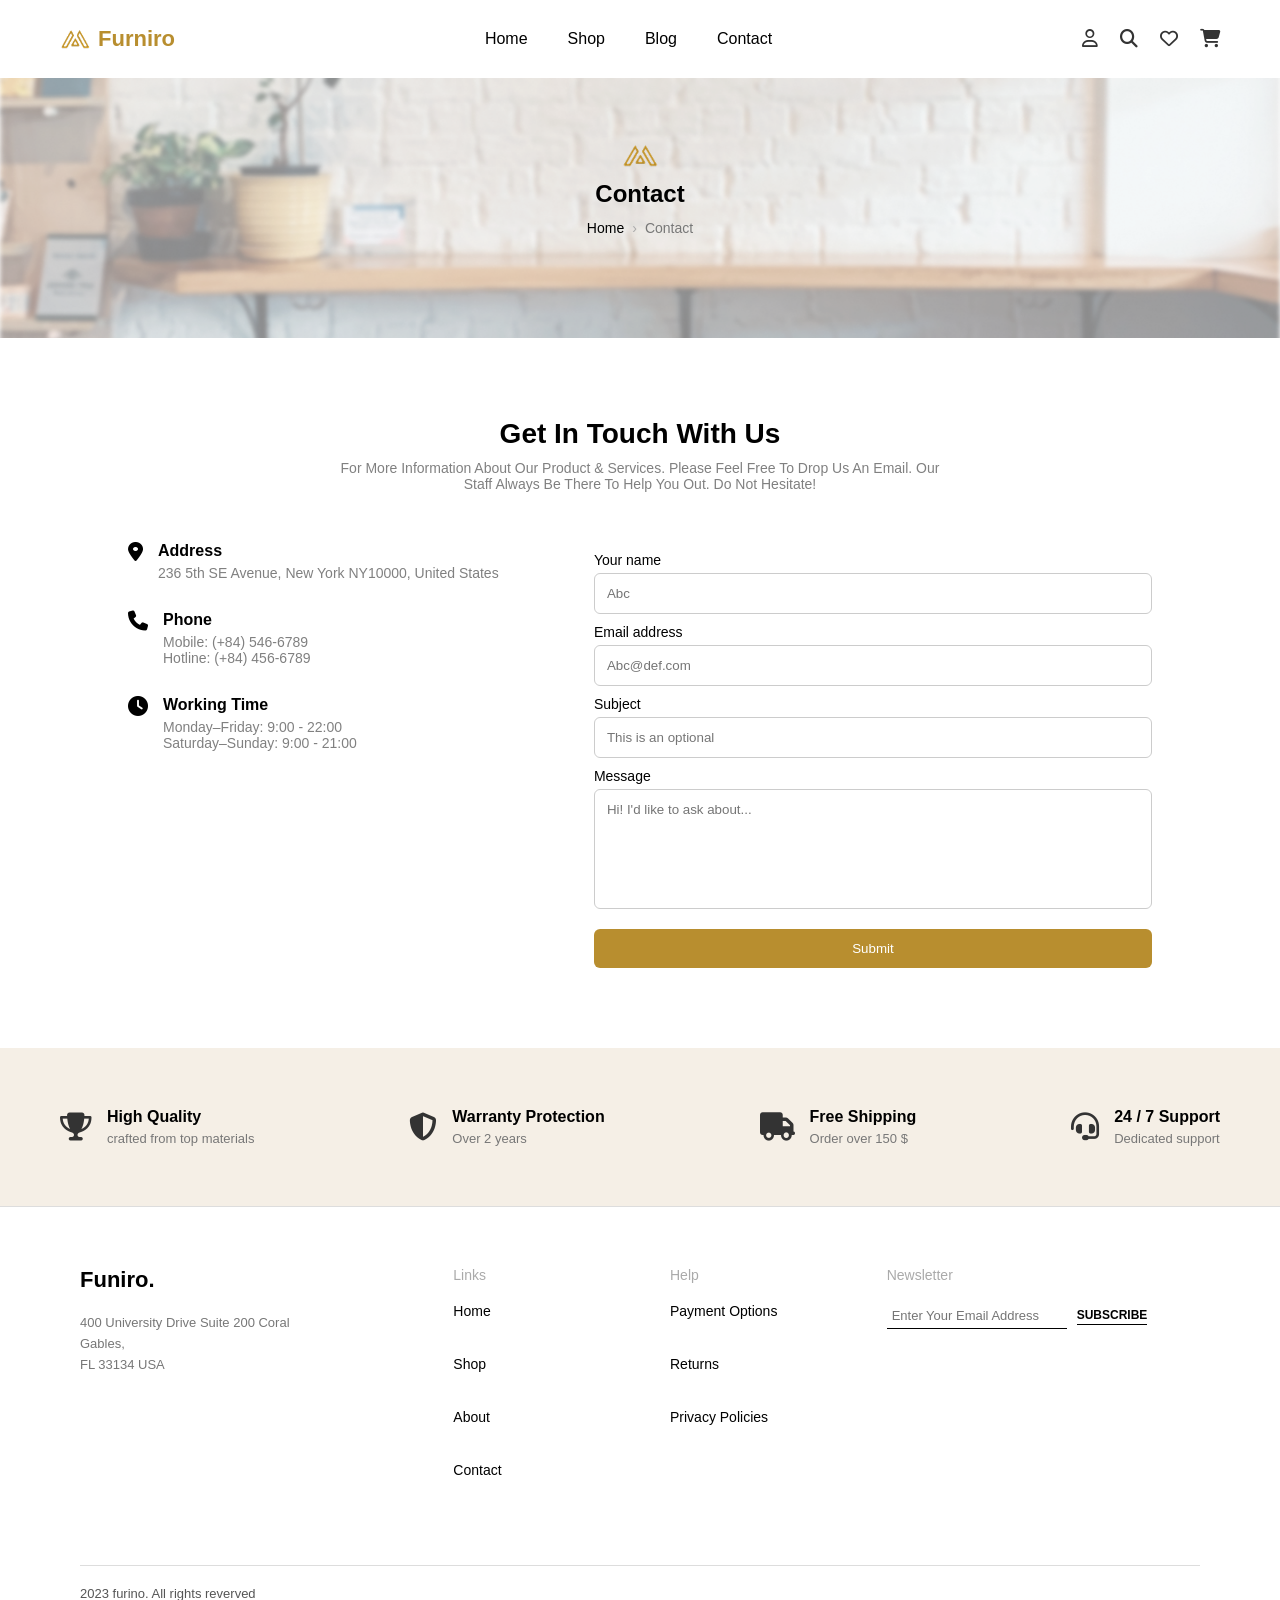
<file: contact.html>
<!DOCTYPE html>
<html lang="en">
<head>
    <meta charset="UTF-8">
    <meta name="viewport" content="width=device-width, initial-scale=1.0">
    <title>Furniro</title>

    <link rel="stylesheet" href="css/style.css">

    <link rel="stylesheet" href="https://cdnjs.cloudflare.com/ajax/libs/font-awesome/6.5.0/css/all.min.css">
</head>

<body>

<!-- NAVBAR -->
<header class="navbar">

    <div class="logo">
        <img src="logo.png" alt="logo">
        <span>Furniro</span>
    </div>

    <nav>
       <ul class="nav-links">
  <li><a href="index.html">Home</a></li>
  <li><a href="shop.html" class="active">Shop</a></li>
  <li><a href="blog.html">Blog</a></li>
  <li><a href="contact.html">Contact</a></li>
</ul>
    </nav>

    <div class="nav-icons">
        <i class="fa-regular fa-user"></i>
        <i class="fa-solid fa-magnifying-glass"></i>
        <i class="fa-regular fa-heart"></i>
        <div class="cart-icon">
  <i class="fa-solid fa-cart-shopping"></i>
 
  
</div>
    </div>
    
</header>
<!-- HERO SHOP -->
 <img src="logo.png" class="contact-logo" alt="logo">
<section class="contact-hero">

  <img src="behind.png" alt="bg">

  <div class="contact-hero-content">
        <!-- LOGO ABOVE -->
   
    <h1>Contact</h1>
     <p class="breadcrumb">
  <a href="index.html">Home</a>
  <span class="arrow">›</span>
  <span class="active">Contact</span>
</p>
  </div>
</section>


<!-- CONTACT SECTION -->
<section class="contact-section">

  <h2>Get In Touch With Us</h2>
  <p class="contact-sub">
    For More Information About Our Product & Services. Please Feel Free To Drop Us 
    An Email. Our Staff Always Be There To Help You Out. Do Not Hesitate!
  </p>

  <div class="contact-container">

    <!-- LEFT INFO -->
    <div class="contact-info">

      <div class="info-box">
        <i class="fa-solid fa-location-dot"></i>
        <div>
          <h4>Address</h4>
          <p>236 5th SE Avenue, New York NY10000, United States</p>
        </div>
      </div>

      <div class="info-box">
        <i class="fa-solid fa-phone"></i>
        <div>
          <h4>Phone</h4>
          <p>Mobile: (+84) 546-6789</p>
          <p>Hotline: (+84) 456-6789</p>
        </div>
      </div>

      <div class="info-box">
        <i class="fa-solid fa-clock"></i>
        <div>
          <h4>Working Time</h4>
          <p>Monday–Friday: 9:00 - 22:00</p>
          <p>Saturday–Sunday: 9:00 - 21:00</p>
        </div>
      </div>

    </div>

    <!-- FORM -->
    <form class="contact-form">

      <label>Your name</label>
      <input type="text" placeholder="Abc">

      <label>Email address</label>
      <input type="email" placeholder="Abc@def.com">

      <label>Subject</label>
      <input type="text" placeholder="This is an optional">

      <label>Message</label>
      <textarea placeholder="Hi! I'd like to ask about..."></textarea>

      <button type="submit">Submit</button>

    </form>

  </div>

</section>


<section class="features">

  <div class="feature">
    <i class="fa-solid fa-trophy"></i>
    <div>
      <h4>High Quality</h4>
      <p>crafted from top materials</p>
    </div>
  </div>

  <div class="feature">
    <i class="fa-solid fa-shield-halved"></i>
    <div>
      <h4>Warranty Protection</h4>
      <p>Over 2 years</p>
    </div>
  </div>

  <div class="feature">
    <i class="fa-solid fa-truck"></i>
    <div>
      <h4>Free Shipping</h4>
      <p>Order over 150 $</p>
    </div>
  </div>

  <div class="feature">
    <i class="fa-solid fa-headset"></i>
    <div>
      <h4>24 / 7 Support</h4>
      <p>Dedicated support</p>
    </div>
  </div>


</section>
<footer class="footer">
  <div class="footer-container">

    <!-- LEFT -->
    <div class="footer-left">
      <h2>Funiro.</h2>
      <p>
        400 University Drive Suite 200 Coral <br>
        Gables,<br>
        FL 33134 USA
      </p>
    </div>

    <!-- LINKS -->
    <div class="footer-col">
      <h4>Links</h4>
      <a href="index.html">Home</a>
<a href="shop.html">Shop</a>
      <a href="#">About</a>
      <a href="#">Contact</a>
    </div>

    <!-- HELP -->
    <div class="footer-col">
      <h4>Help</h4>
      <a href="#">Payment Options</a>
      <a href="#">Returns</a>
      <a href="#">Privacy Policies</a>
    </div>

    <!-- NEWSLETTER -->
    <div class="footer-col newsletter">
      <h4>Newsletter</h4>
      <div class="subscribe">
        <input type="text" placeholder="Enter Your Email Address">
        <button>SUBSCRIBE</button>
      </div>
    </div>

  </div>

  <div class="footer-bottom">
    <p>2023 furino. All rights reverved</p>
  </div>
</footer>

<script src="js/script.js"></script>
</body>
</html>
</file>
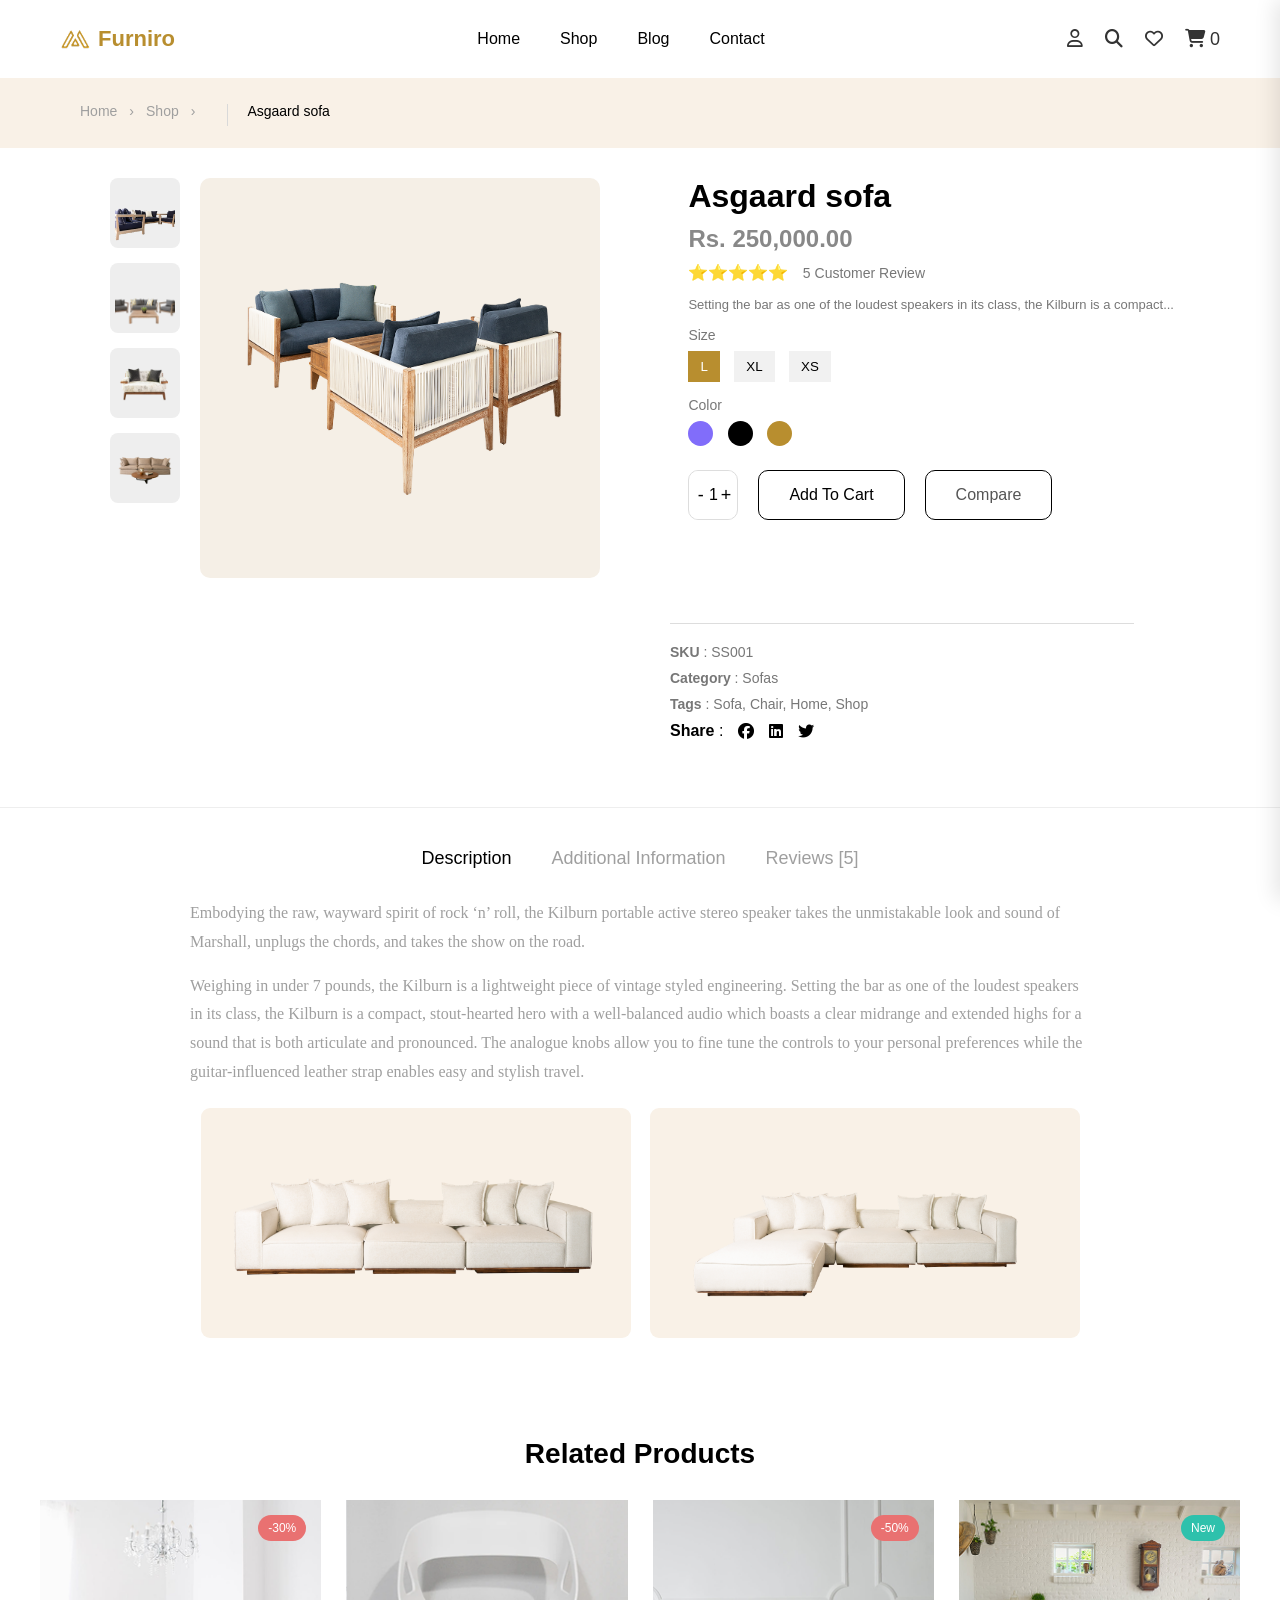
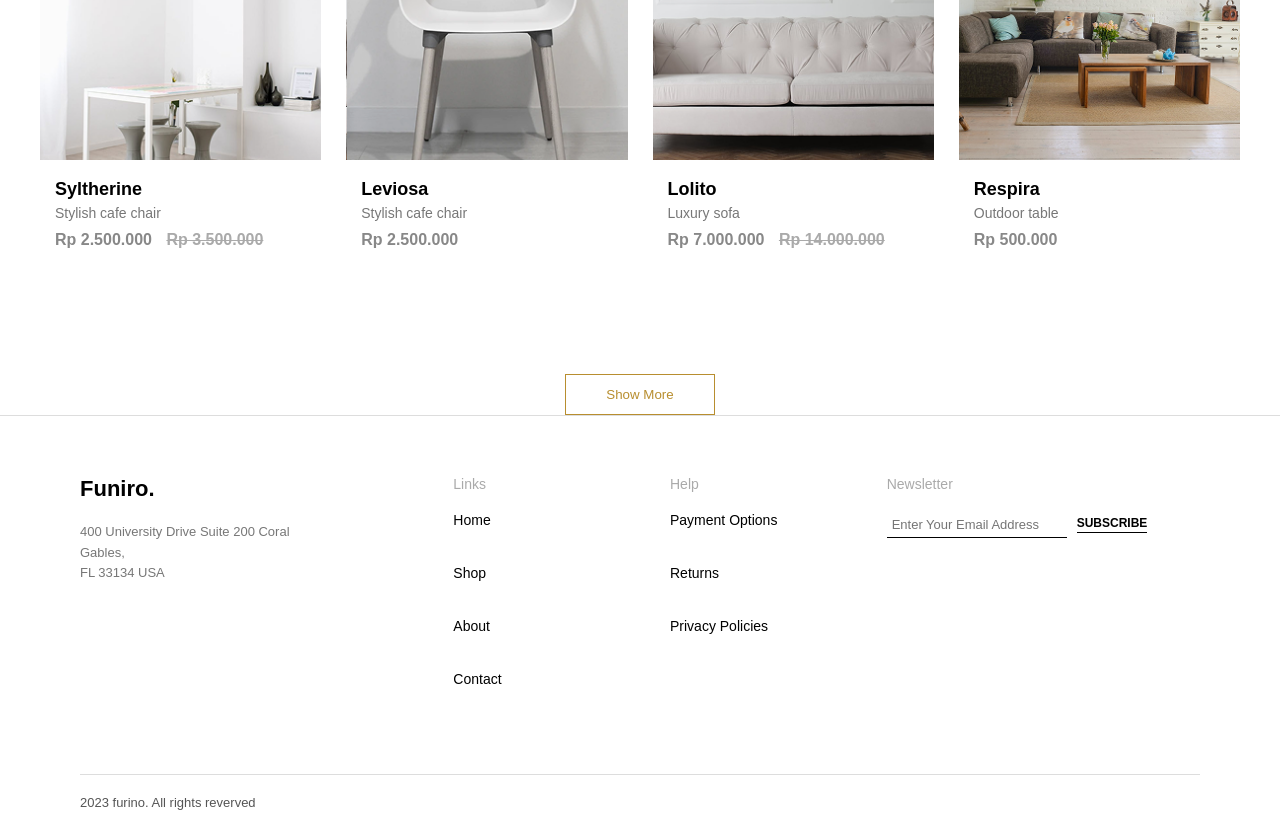
<file: product.html>
<!DOCTYPE html>
<html lang="en">
<head>
    <meta charset="UTF-8">
    <meta name="viewport" content="width=device-width, initial-scale=1.0">
    <title>Furniro</title>

    <link rel="stylesheet" href="css/style.css">

    <link rel="stylesheet" href="https://cdnjs.cloudflare.com/ajax/libs/font-awesome/6.5.0/css/all.min.css">
</head>

<body>

<!-- NAVBAR -->
<header class="navbar">

    <div class="logo">
        <img src="logo.png" alt="logo">
        <span>Furniro</span>
    </div>

    <nav>
       <ul class="nav-links">
  <li><a href="index.html">Home</a></li>
  <li><a href="shop.html">Shop</a></li>
   <li><a href="blog.html">Blog</a></li>
  <li><a href="contact.html">Contact</a></li>
</ul>
    </nav>

    <div class="nav-icons">
    <i class="fa-regular fa-user"></i>
    <i class="fa-solid fa-magnifying-glass"></i>
    <i class="fa-regular fa-heart"></i>

    <!-- CART -->
    <div class="cart-icon">
        <i class="fa-solid fa-cart-shopping"></i>
        <span id="cart-count">0</span>
    </div>
</div>

</header>

<section class="breadcrumb-bar">
  <div class="breadcrumb-container">
    <a href="index.html">Home</a>
    <span>›</span>
    <a href="shop.html">Shop</a>
    <span>›</span>
    <span class="current">Asgaard sofa</span>
  </div>
</section>

<section class="product-page">

  <!-- LEFT SIDE -->
  <div class="product-left">

    <!-- SMALL IMAGES -->
    <div class="thumbs">
      <img src="sofa1.png" onclick="changeImage(this)">
      <img src="sofa2.png" onclick="changeImage(this)">
      <img src="sofa3.png" onclick="changeImage(this)">
      <img src="sofa4.png" onclick="changeImage(this)">
    </div>

    <!-- MAIN IMAGE -->
    <div class="main-image">
      <img id="mainProductImage" src="Asgaard sofa.png">
    </div>

  </div>

  <!-- RIGHT SIDE -->
  <div class="product-right">

    <h1>Asgaard sofa</h1>
    <h2 class="price">Rs. 250,000.00</h2>

    <div class="rating">
      ⭐⭐⭐⭐⭐
      <span>5 Customer Review</span>
    </div>

    <p class="desc">
      Setting the bar as one of the loudest speakers in its class, the Kilburn is a compact...
    </p>

    <!-- SIZE -->
    <div class="sizes">
      <p>Size</p>
      <button class="active">L</button>
      <button>XL</button>
      <button>XS</button>
    </div>

    <!-- COLOR -->
    <div class="colors">
      <p>Color</p>
      <span class="color purple"></span>
      <span class="color black"></span>
      <span class="color gold"></span>
    </div>

    <!-- CART -->
    <div class="cart">
      <div class="qty">
        <button>-</button>
        <span>1</span>
        <button>+</button>
      </div>

      <button class="add">Add To Cart</button>
      <button class="compare-btn">Compare</button>
    </div>

  </div>

 <hr class="product-divider">

<div class="product-meta">
  <p><strong>SKU</strong> : SS001</p>
  <p><strong>Category</strong> : Sofas</p>
  <p><strong>Tags</strong> : Sofa, Chair, Home, Shop</p>

  <div class="share">
    <span><strong>Share</strong> :</span>
    <i class="fa-brands fa-facebook"></i>
    <i class="fa-brands fa-linkedin"></i>
    <i class="fa-brands fa-twitter"></i>
  </div>
</div>

</section>

<section class="product-tabs">

  <!-- TABS -->
  <div class="tabs">
    <span class="active">Description</span>
    <span>Additional Information</span>
    <span>Reviews [5]</span>
  </div>

  <!-- TEXT -->
  <div class="tab-content">
    <p>
      Embodying the raw, wayward spirit of rock ‘n’ roll, the Kilburn portable active stereo speaker takes the unmistakable look and sound of Marshall, unplugs the chords, and takes the show on the road.
    </p>

    <p>
      Weighing in under 7 pounds, the Kilburn is a lightweight piece of vintage styled engineering. Setting the bar as one of the loudest speakers in its class, the Kilburn is a compact, stout-hearted hero with a well-balanced audio which boasts a clear midrange and extended highs for a sound that is both articulate and pronounced. The analogue knobs allow you to fine tune the controls to your personal preferences while the guitar-influenced leather strap enables easy and stylish travel.
    </p>
  </div>

  <!-- IMAGES -->
  <div class="tab-img">
    <div class="img-box">
      <img src="double seater.png" alt="">
    </div>
    <div class="img-box">
      <img src="three seater.png" alt="">
    </div>
  </div>

</section>

<!-- PRODUCTS -->
<section class="productss">
    <h2>Related Products</h2>

    <div class="gridd">

        <!-- 1 -->
        <div class="card" onclick="toggleCard(this, event)">
            <img src="Syltherine.png">
            <span class="badge red">-30%</span>

            <div class="overlay">
                <button class="add-related"
                    data-name="Syltherine"
                    data-price="2500000"
                    data-image="Syltherine.png">
                    Add to cart
                </button>


                
                <div class="actions">
                    <span>Share</span>
                    <span>Compare</span>
                    <span>Like</span>
                </div>
            </div>

            <div class="info">
                <h3>Syltherine</h3>
                <p>Stylish cafe chair</p>
                <div class="price">Rp 2.500.000 <span class="old">Rp 3.500.000</span></div>
            </div>
        </div>

        <!-- 2 -->
        <div class="card" onclick="toggleCard(this, event)">
            <img src="Leviosa.png">

            <div class="overlay">
                <<button class="add-related"
                     data-name="Leviosa"
                     data-price="2500000"
                     data-image="Leviosa.png">
                     Add to cart
                     </button>
                <div class="actions">
                    <span>Share</span>
                    <span>Compare</span>
                    <span>Like</span>
                </div>
            </div>

            <div class="info">
                <h3>Leviosa</h3>
                <p>Stylish cafe chair</p>
                <div class="price">Rp 2.500.000</div>
            </div>
        </div>

        <!-- 3 -->
        <div class="card" onclick="toggleCard(this, event)">
            <img src="Lolito.png">
            <span class="badge red">-50%</span>

            <div class="overlay">
                <button class="add-related"
                 data-name="Lolito"
                  data-price="7000000"
                    data-image="Lolito.png">
                     Add to cart
                     </button>
                <div class="actions">
                    <span>Share</span>
                    <span>Compare</span>
                    <span>Like</span>
                </div>
            </div>

            <div class="info">
                <h3>Lolito</h3>
                <p>Luxury sofa</p>
                <div class="price">Rp 7.000.000 <span class="old">Rp 14.000.000</span></div>
            </div>
        </div>

        <!-- 4 -->
        <div class="card" onclick="toggleCard(this, event)">
            <img src="Respira.png">
            <span class="badge green">New</span>

            <div class="overlay">
                <button class="add-related"
                   data-name="Respira"
                     data-price="500000"
                      data-image="Respira.png">
                       Add to cart
                          </button>
                <div class="actions">
                    <span>Share</span>
                    <span>Compare</span>
                    <span>Like</span>
                </div>
            </div>

            <div class="info">
                <h3>Respira</h3>
                <p>Outdoor table</p>
                <div class="price">Rp 500.000</div>
            </div>
        </div>

</section>
<!-- BUTTON -->
 <div class="show-moree">
    <a href="shop.html">
      <button>Show More</button>
    </a>
  </div>

  
<footer class="footer">
  <div class="footer-container">

    <!-- LEFT -->
    <div class="footer-left">
      <h2>Funiro.</h2>
      <p>
        400 University Drive Suite 200 Coral <br>
        Gables,<br>
        FL 33134 USA
      </p>
    </div>

    <!-- LINKS -->
    <div class="footer-col">
      <h4>Links</h4>
      <a href="#">Home</a>
      <a href="#">Shop</a>
      <a href="#">About</a>
      <a href="#">Contact</a>
    </div>

    <!-- HELP -->
    <div class="footer-col">
      <h4>Help</h4>
      <a href="#">Payment Options</a>
      <a href="#">Returns</a>
      <a href="#">Privacy Policies</a>
    </div>

    <!-- NEWSLETTER -->
    <div class="footer-col newsletter">
      <h4>Newsletter</h4>
      <div class="subscribe">
        <input type="text" placeholder="Enter Your Email Address">
        <button>SUBSCRIBE</button>
      </div>
    </div>

  </div>

  <div class="footer-bottom">
    <p>2023 furino. All rights reverved</p>
  </div>
</footer>
<div id="cart-overlay" class="cart-overlay"></div>
<!-- CART SIDEBAR -->
<div id="cart-sidebar" class="cart-sidebar">
  <h3>Shopping Cart</h3>

  <div id="cart-items"></div>

  <div class="cart-footer">
    <p>Subtotal: <span id="cart-total">Rs. 0</span></p>
    <button>Cart</button>
    <button>Checkout</button>
    <button class="compare-btn">Comparsion</button>
  </div>
</div>
    

<script src="js/script.js"></script>


</body>
</html>
</file>
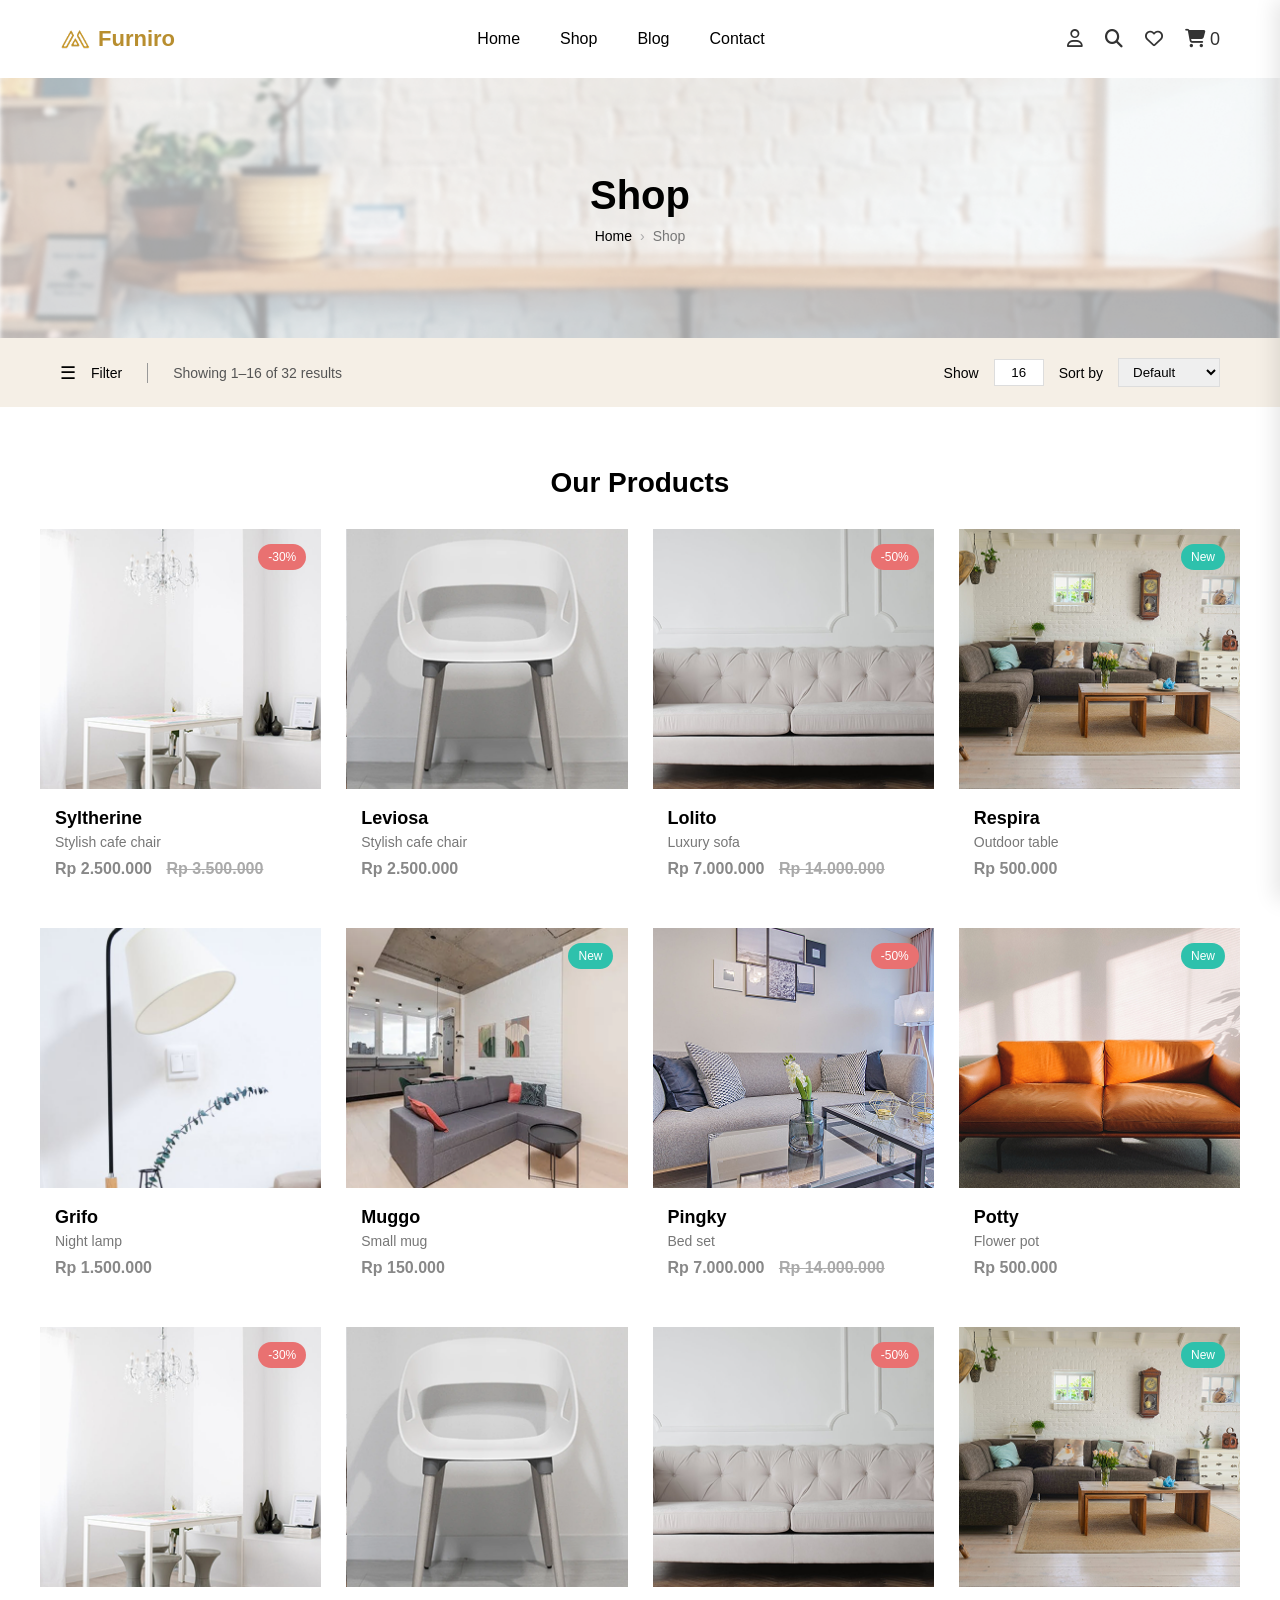
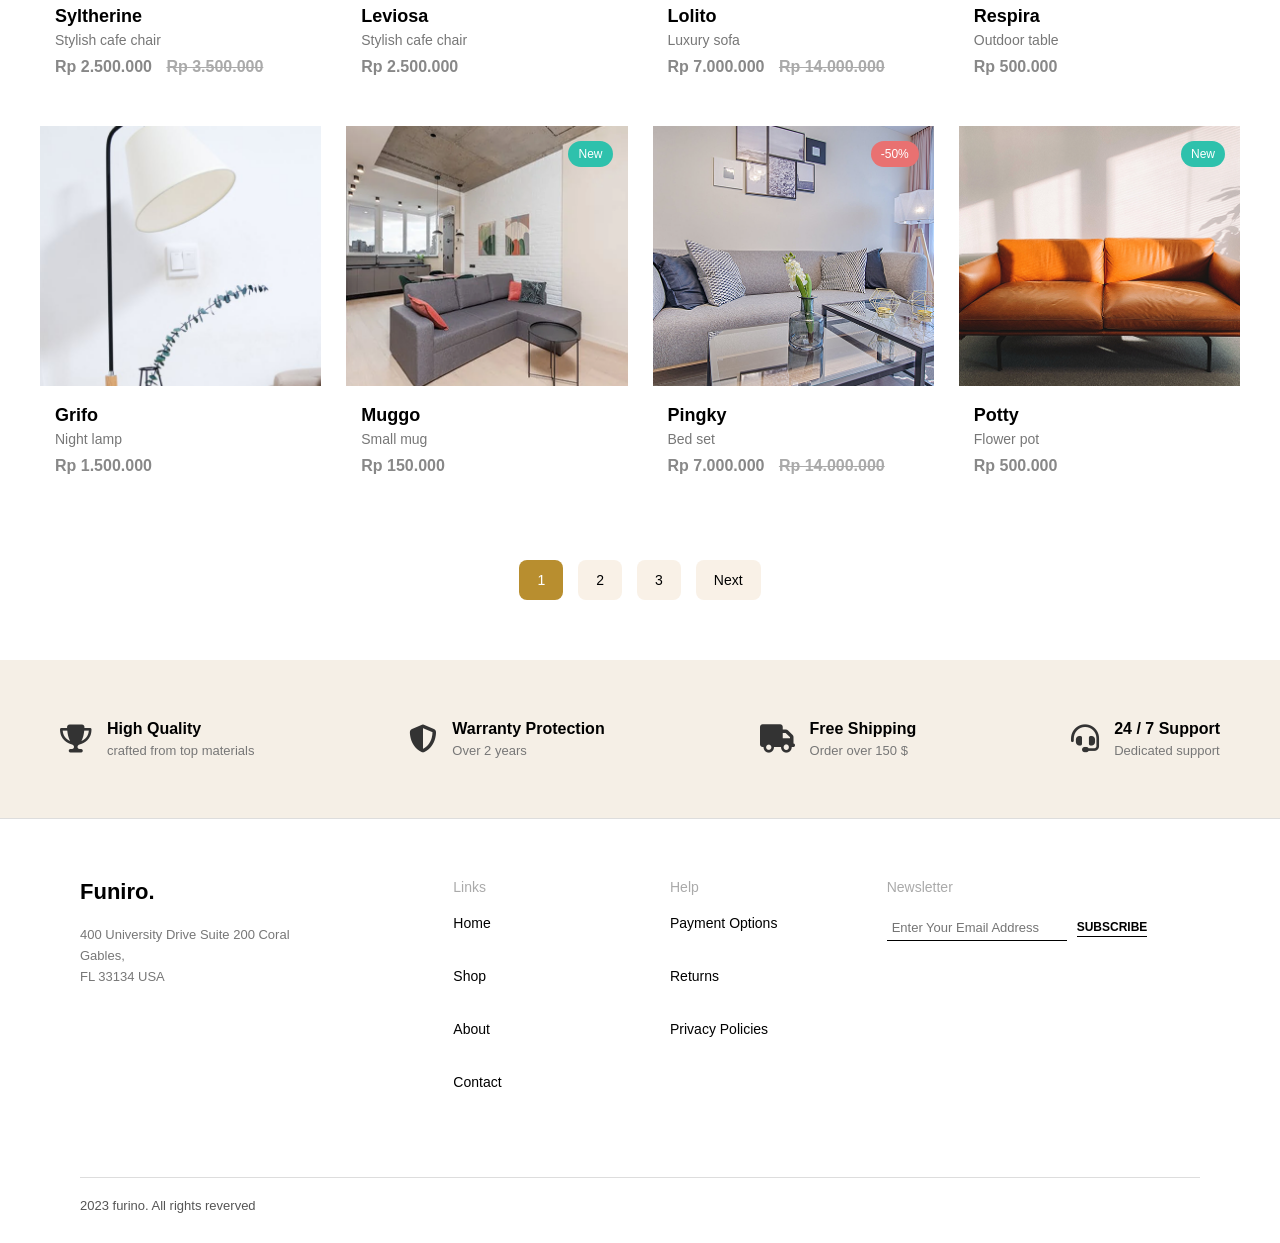
<file: shop.html>
<!DOCTYPE html>
<html lang="en">
<head>
    <meta charset="UTF-8">
    <meta name="viewport" content="width=device-width, initial-scale=1.0">
    <title>Furniro</title>

    <link rel="stylesheet" href="css/style.css">

    <link rel="stylesheet" href="https://cdnjs.cloudflare.com/ajax/libs/font-awesome/6.5.0/css/all.min.css">
</head>

<body>

<!-- NAVBAR -->
<header class="navbar">

    <div class="logo">
        <img src="logo.png" alt="logo">
        <span>Furniro</span>
    </div>

    <nav>
       <ul class="nav-links">
  <li><a href="index.html">Home</a></li>
  <li><a href="shop.html" class="active">Shop</a></li>
    <li><a href="blog.html">Blog</a></li>
 <li><a href="contact.html">Contact</a></li>
</ul>
    </nav>

    <div class="nav-icons">
        <i class="fa-regular fa-user"></i>
        <i class="fa-solid fa-magnifying-glass"></i>
        <i class="fa-regular fa-heart"></i>
        <div class="cart-icon">
  <i class="fa-solid fa-cart-shopping"></i>
  <span id="cart-count">0</span>
  
</div>
    </div>
    
</header>
<!-- HERO SHOP -->
<section class="shop-hero">

  <!-- BACKGROUND IMAGE -->
  <img src="behind.png" alt="bg" class="shop-bg">

  <!-- CONTENT -->
  <div class="shop-overlay">
    <h1>Shop</h1>

    <p class="breadcrumb">
      <a href="index.html">Home</a>
      <span class="arrow">›</span>
      <span class="active">Shop</span>
    </p>
  </div>

</section>

<!-- FILTER BAR -->
<section class="filter-bar">

  <div class="left-filter">
    <span class="filter-icon">☰</span>
    <span>Filter</span>

    <span class="divider"></span>

    <span class="results">Showing 1–16 of 32 results</span>
  </div>

  <div class="right-filter">
    <span>Show</span>
    <input type="text" value="16">

    <span>Sort by</span>
    <select>
      <option>Default</option>
      <option>Price</option>
      <option>Popularity</option>
    </select>
  </div>

</section>

<!-- PRODUCTS -->
<section class="products">
    <h2>Our Products</h2>

    <div class="grid">

        <!-- 1 -->
        <div class="card" onclick="toggleCard(this, event)">
            <img src="Syltherine.png">
            <span class="badge red">-30%</span>

            <div class="overlay">
                   <button class="add-related"
  data-name="Syltherine"
  data-price="2500000"
  data-image="Syltherine.png">
  Add to cart
</button>
                <div class="actions">
                    <span>Share</span>
                    <span>Compare</span>
                    <span>Like</span>
                </div>
            </div>

            <div class="info">
                <h3>Syltherine</h3>
                <p>Stylish cafe chair</p>
                <div class="price">Rp 2.500.000 <span class="old">Rp 3.500.000</span></div>
            </div>
        </div>

        <!-- 2 -->
        <div class="card" onclick="toggleCard(this, event)">
            <img src="Leviosa.png">

            <div class="overlay">
                 <button class="add-related"
  data-name="Leviosa"
  data-price="2500000"
  data-image="Leviosa.png">
  Add to cart
</button>
                <div class="actions">
                    <span>Share</span>
                    <span>Compare</span>
                    <span>Like</span>
                </div>
            </div>

            <div class="info">
                <h3>Leviosa</h3>
                <p>Stylish cafe chair</p>
                <div class="price">Rp 2.500.000</div>
            </div>
        </div>

        <!-- 3 -->
        <div class="card" onclick="toggleCard(this, event)">
            <img src="Lolito.png">
            <span class="badge red">-50%</span>

            <div class="overlay">
                <button class="add-related"
  data-name="Lolito"
  data-price="7000000"
  data-image="Lolito.png">
  Add to cart
</button>
                <div class="actions">
                    <span>Share</span>
                    <span>Compare</span>
                    <span>Like</span>
                </div>
            </div>

            <div class="info">
                <h3>Lolito</h3>
                <p>Luxury sofa</p>
                <div class="price">Rp 7.000.000 <span class="old">Rp 14.000.000</span></div>
            </div>
        </div>

        <!-- 4 -->
        <div class="card" onclick="toggleCard(this, event)">
            <img src="Respira.png">
            <span class="badge green">New</span>

            <div class="overlay">
                 <button class="add-related"
  data-name="Respira"
  data-price="500000"
  data-image="Respira.png">
  Add to cart
</button>
                <div class="actions">
                    <span>Share</span>
                    <span>Compare</span>
                    <span>Like</span>
                </div>
            </div>

            <div class="info">
                <h3>Respira</h3>
                <p>Outdoor table</p>
                <div class="price">Rp 500.000</div>
            </div>
        </div>

        <!-- 5 -->
        <div class="card" onclick="toggleCard(this, event)">
            <img src="Grifo.png">

            <div class="overlay">
                 <button class="add-related"
  data-name="Grifo"
  data-price="1500000"
  data-image="Grifo.png">
  Add to cart
</button>
                <div class="actions">
                    <span>Share</span>
                    <span>Compare</span>
                    <span>Like</span>
                </div>
            </div>

            <div class="info">
                <h3>Grifo</h3>
                <p>Night lamp</p>
                <div class="price">Rp 1.500.000</div>
            </div>
        </div>

        <!-- 6 -->
        <div class="card" onclick="toggleCard(this, event)">
            <img src="Muggo.png">
            <span class="badge green">New</span>

            <div class="overlay">
                 <button class="add-related"
  data-name="Muggo"
  data-price="150000"
  data-image="Muggo.png">
  Add to cart
</button>
                <div class="actions">
                    <span>Share</span>
                    <span>Compare</span>
                    <span>Like</span>
                </div>
            </div>

            <div class="info">
                <h3>Muggo</h3>
                <p>Small mug</p>
                <div class="price">Rp 150.000</div>
            </div>
        </div>

        <!-- 7 -->
        <div class="card" onclick="toggleCard(this, event)">
            <img src="Pingky.png">
            <span class="badge red">-50%</span>

            <div class="overlay">
                <button class="add-related"
  data-name="Pingky"
  data-price="7000000"
  data-image="Pingky.png">
  Add to cart
</button>
                <div class="actions">
                    <span>Share</span>
                    <span>Compare</span>
                    <span>Like</span>
                </div>
            </div>

            <div class="info">
                <h3>Pingky</h3>
                <p>Bed set</p>
                <div class="price">Rp 7.000.000 <span class="old">Rp 14.000.000</span></div>
            </div>
        </div>

        <!-- 8 -->
        <div class="card" onclick="toggleCard(this, event)">
            <img src="Potty.png">
            <span class="badge green">New</span>

            <div class="overlay">
                <button class="add-related"
  data-name="Potty"
  data-price="500000"
  data-image="Potty.png">
  Add to cart
</button>
          
                <div class="actions">
                    <span>Share</span>
                    <span>Compare</span>
                    <span>Like</span>
                </div>
            </div>

            <div class="info">
                <h3>Potty</h3>
                <p>Flower pot</p>
                <div class="price">Rp 500.000</div>
            </div>
        </div>
         <!-- 1 -->
        <div class="card" onclick="toggleCard(this, event)">
            <img src="Syltherine.png">
            <span class="badge red">-30%</span>

            <div class="overlay">
                    <button class="add-related"
  data-name="Syltherine"
  data-price="2500000"
  data-image="Syltherine.png">
  Add to cart
</button>
                <div class="actions">
                    <span>Share</span>
                    <span>Compare</span>
                    <span>Like</span>
                </div>
            </div>

            <div class="info">
                <h3>Syltherine</h3>
                <p>Stylish cafe chair</p>
                <div class="price">Rp 2.500.000 <span class="old">Rp 3.500.000</span></div>
            </div>
        </div>

        <!-- 2 -->
        <div class="card" onclick="toggleCard(this, event)">
            <img src="Leviosa.png">

            <div class="overlay">
                  <button class="add-related"
  data-name="Leviosa"
  data-price="2500000"
  data-image="Leviosa.png">
  Add to cart
</button>
                <div class="actions">
                    <span>Share</span>
                    <span>Compare</span>
                    <span>Like</span>
                </div>
            </div>

            <div class="info">
                <h3>Leviosa</h3>
                <p>Stylish cafe chair</p>
                <div class="price">Rp 2.500.000</div>
            </div>
        </div>

        <!-- 3 -->
        <div class="card" onclick="toggleCard(this, event)">
            <img src="Lolito.png">
            <span class="badge red">-50%</span>

            <div class="overlay">
                   <button class="add-related"
  data-name="Lolito"
  data-price="7000000"
  data-image="Lolito.png">
  Add to cart
</button>
                <div class="actions">
                    <span>Share</span>
                    <span>Compare</span>
                    <span>Like</span>
                </div>
            </div>

            <div class="info">
                <h3>Lolito</h3>
                <p>Luxury sofa</p>
                <div class="price">Rp 7.000.000 <span class="old">Rp 14.000.000</span></div>
            </div>
        </div>

        <!-- 4 -->
        <div class="card" onclick="toggleCard(this, event)">
            <img src="Respira.png">
            <span class="badge green">New</span>

            <div class="overlay">
                 <button class="add-related"
  data-name="Respira"
  data-price="500000"
  data-image="Respira.png">
  Add to cart
</button>
                <div class="actions">
                    <span>Share</span>
                    <span>Compare</span>
                    <span>Like</span>
                </div>
            </div>

            <div class="info">
                <h3>Respira</h3>
                <p>Outdoor table</p>
                <div class="price">Rp 500.000</div>
            </div>
        </div>

        <!-- 5 -->
        <div class="card" onclick="toggleCard(this, event)">
            <img src="Grifo.png">

            <div class="overlay">
                <button class="add-related"
  data-name="Grifo"
  data-price="1500000"
  data-image="Grifo.png">
  Add to cart
</button>
                <div class="actions">
                    <span>Share</span>
                    <span>Compare</span>
                    <span>Like</span>
                </div>
            </div>

            <div class="info">
                <h3>Grifo</h3>
                <p>Night lamp</p>
                <div class="price">Rp 1.500.000</div>
            </div>
        </div>

        <!-- 6 -->
        <div class="card" onclick="toggleCard(this, event)">
            <img src="Muggo.png">
            <span class="badge green">New</span>

            <div class="overlay">
                   <button class="add-related"
  data-name="Muggo"
  data-price="150000"
  data-image="Muggo.png">
  Add to cart
</button>
                <div class="actions">
                    <span>Share</span>
                    <span>Compare</span>
                    <span>Like</span>
                </div>
            </div>

            <div class="info">
                <h3>Muggo</h3>
                <p>Small mug</p>
                <div class="price">Rp 150.000</div>
            </div>
        </div>

        <!-- 7 -->
        <div class="card" onclick="toggleCard(this, event)">
            <img src="Pingky.png">
            <span class="badge red">-50%</span>

            <div class="overlay">
                    <button class="add-related"
  data-name="Pingky"
  data-price="7000000"
  data-image="Pingky.png">
  Add to cart
</button>
                <div class="actions">
                    <span>Share</span>
                    <span>Compare</span>
                    <span>Like</span>
                </div>
            </div>

            <div class="info">
                <h3>Pingky</h3>
                <p>Bed set</p>
                <div class="price">Rp 7.000.000 <span class="old">Rp 14.000.000</span></div>
            </div>
        </div>

        <!-- 8 -->
        <div class="card" onclick="toggleCard(this, event)">
            <img src="Potty.png">
            <span class="badge green">New</span>

            <div class="overlay">
                 <button class="add-related"
  data-name="Potty"
  data-price="500000"
  data-image="Potty.png">
  Add to cart
</button>
                <div class="actions">
                    <span>Share</span>
                    <span>Compare</span>
                    <span>Like</span>
                </div>
            </div>

            <div class="info">
                <h3>Potty</h3>
                <p>Flower pot</p>
                <div class="price">Rp 500.000</div>
            </div>
        </div>

    </div>

    </div>

   <div class="pagination">
  <span class="page active">1</span>
  <span class="page">2</span>
  <span class="page">3</span>
  <a href="product.html" class="next">Next</a>
</div>


</section>

<section class="features">

  <div class="feature">
    <i class="fa-solid fa-trophy"></i>
    <div>
      <h4>High Quality</h4>
      <p>crafted from top materials</p>
    </div>
  </div>

  <div class="feature">
    <i class="fa-solid fa-shield-halved"></i>
    <div>
      <h4>Warranty Protection</h4>
      <p>Over 2 years</p>
    </div>
  </div>

  <div class="feature">
    <i class="fa-solid fa-truck"></i>
    <div>
      <h4>Free Shipping</h4>
      <p>Order over 150 $</p>
    </div>
  </div>

  <div class="feature">
    <i class="fa-solid fa-headset"></i>
    <div>
      <h4>24 / 7 Support</h4>
      <p>Dedicated support</p>
    </div>
  </div>


</section>
<footer class="footer">
  <div class="footer-container">

    <!-- LEFT -->
    <div class="footer-left">
      <h2>Funiro.</h2>
      <p>
        400 University Drive Suite 200 Coral <br>
        Gables,<br>
        FL 33134 USA
      </p>
    </div>

    <!-- LINKS -->
    <div class="footer-col">
      <h4>Links</h4>
      <a href="index.html">Home</a>
<a href="shop.html">Shop</a>
      <a href="#">About</a>
      <a href="#">Contact</a>
    </div>

    <!-- HELP -->
    <div class="footer-col">
      <h4>Help</h4>
      <a href="#">Payment Options</a>
      <a href="#">Returns</a>
      <a href="#">Privacy Policies</a>
    </div>

    <!-- NEWSLETTER -->
    <div class="footer-col newsletter">
      <h4>Newsletter</h4>
      <div class="subscribe">
        <input type="text" placeholder="Enter Your Email Address">
        <button>SUBSCRIBE</button>
      </div>
    </div>

  </div>

  <div class="footer-bottom">
    <p>2023 furino. All rights reverved</p>
  </div>
</footer>

<div id="cart-overlay" class="cart-overlay"></div>
<!-- CART SIDEBAR -->
<div id="cart-sidebar" class="cart-sidebar">
  <h3>Shopping Cart</h3>

  <div id="cart-items"></div>

  <div class="cart-footer">
    <p>Subtotal: <span id="cart-total">Rs. 0</span></p>
    <button>Cart</button>
    <button>Checkout</button>
    <button class="compare-btn">Comparsion</button>
  </div>
</div>


<!-- JS -->
<script src="js/script.js"></script>
</body>
</html>
</file>
<file: css/style.css>
* {
    margin: 0;
    padding: 0;
    box-sizing: border-box;
    font-family: Arial, sans-serif;
}
body {
  font-family: 'Poppins', sans-serif;
}

/* Navbar */
.navbar {
    display: flex;
    justify-content: space-between;
    align-items: center;
    padding: 26px 60px;
    background: #fff;
}

/* Logo */
.logo {
    display: flex;
    align-items: center;
    font-size: 22px;
    font-weight: bold;
    color: #b88e2f;
}

.logo img {
    width: 30px;
    margin-right: 8px;
}

/* Nav Links (centered properly) */
.nav-links {
    display: flex;
    list-style: none;
}

.nav-links li {
    margin: 0 20px;
}

.nav-links a {
    text-decoration: none;
    color: black;
    font-weight: 500;
    transition: 0.3s;
}

.nav-links a:hover {
    color: #b88e2f;
}

/* Icons (RIGHT SIDE) */
.nav-icons {
    display: flex;
    align-items: center;
    gap: 22px;
    font-size: 18px;
    color: #333;
    cursor: pointer;
}

.nav-icons i {
    transition: 0.3s;
}

.nav-icons i:hover {
    color: #b88e2f;
}

/* Hero Section */
/* Hero container */
.hero {
    position: relative;
    height: 90vh;
    display: flex;
    align-items: center;
    justify-content: flex-end;
    padding-right: 80px;
    overflow: hidden;
}

/* Background image */
.hero-img {
    position: absolute;
    width: 100%;
    height: 100%;
    object-fit: cover;
    top: 0;
    left: 0;
    z-index: -1;
}

/* Overlay Card */
.overlay-card {
    background: #f9f1e7;
    padding: 50px;
    width: 450px;
    border-radius: 10px;
}

/* Small Text */
.small-text {
    font-size: 13px;
    letter-spacing: 2px;
    color: #555;
}

/* Heading */
.overlay-card h1 {
    font-size: 34px;
    color: #b88e2f;
    margin: 15px 0;
    line-height: 1.2;
}

/* Paragraph */
.overlay-card p {
    font-size: 14px;
    margin-bottom: 20px;
    color: #444;
}

/* Button */
.overlay-card button {
    background: #b88e2f;
    color: white;
    border: none;
    padding: 12px 28px;
    cursor: pointer;
    font-weight: bold;
    letter-spacing: 1px;
    transition: 0.3s;
}

.overlay-card button:hover {
    background: #9a7625;
}

/* Range Section */
.range {
    text-align: center;
    padding: 80px 60px;
    background: #f8f8f8;
}

/* Heading */
.range h2 {
    font-size: 28px;
    font-weight: bold;
    margin-bottom: 10px;
}

/* Subtext */
.range-subtext {
    color: #777;
    font-size: 14px;
    margin-bottom: 50px;
}

/* Container */
.range-container {
    display: flex;
    justify-content: center;
    gap: 30px;
}

/* Cards */
.range-card {
    width: 300px;
}

/* Images */
.range-card img {
    width: 100%;
    height: 380px;
    object-fit: cover;
    border-radius: 10px;
}

/* Titles */
.range-card h3 {
    margin-top: 15px;
    font-size: 18px;
    font-weight: 600;
}
.products {
  width: 1200px;
  margin: 60px auto;
  text-align: center;
}

.products h2 {
  font-size: 28px;
  margin-bottom: 30px;
}

.grid {
  display: grid;
  grid-template-columns: repeat(4, 1fr);
  gap: 25px;
}

.card {
  background: #fff;
  position: relative;
  cursor: pointer;
  overflow: hidden;
}

.card img {
  width: 100%;
  height: 260px;
  object-fit: cover;
}

/* BADGES */
.badge {
  position: absolute;
  top: 15px;
  right: 15px;
  padding: 6px 10px;
  border-radius: 50px;
  font-size: 12px;
  color: #fff;
}

.red { background: #e97171; }
.green { background: #2ec1ac; }

/* INFO */
.info {
  padding: 15px;
  text-align: left;
}

.info h3 {
  font-size: 18px;
}

.info p {
  font-size: 14px;
  color: #777;
  margin: 5px 0 10px;
}

.price {
  font-weight: bold;
}

.old {
  text-decoration: line-through;
  color: #aaa;
  margin-left: 10px;
}

/* OVERLAY */
.overlay {
  position: absolute;
  top: 0;
  left: 0;
  width: 100%;
  height: 100%; /* ✅ FULL CARD */

  background: rgba(0,0,0,0.6);

  display: flex;
  flex-direction: column;
  justify-content: center;
  align-items: center;

  opacity: 0;
  transition: 0.3s;
}

.card.active .overlay {
  opacity: 1;
}

/* BUTTON */
.overlay button {
  padding: 10px 20px;
  border: none;
  background: #fff;
  font-weight: bold;
  margin-bottom: 10px;
  cursor: pointer;
}

.actions {
  display: flex;
  gap: 15px;
  color: white;
}

/* SHOW MORE */
.show-more {
  margin-top: 40px;
}

.show-more button {
  padding: 12px 40px;
  border: 1px solid #b88e2f;
  background: transparent;
  color: #b88e2f;
  cursor: pointer;
}

.show-more button:hover {
  background: #b88e2f;
  color: #fff;
}

/* SECTION */
/* SECTION */
.room-section {
  background: #f5f1eb;
  padding: 80px 60px;
  font-family: Arial, sans-serif;
}

.container {
  display: flex;
  align-items: center;
  justify-content: space-between;
}

/* LEFT TEXT */
.room-text {
  width: 35%;
}

.room-text h2 {
  font-size: 38px;
  font-weight: 700;
  color: #333;
  margin-bottom: 20px;
}

.room-text p {
  color: #777;
  line-height: 1.6;
  margin-bottom: 25px;
}

/* BUTTON */
.explore-btn {
  background: #c89b3c;
  color: #fff;
  border: none;
  padding: 12px 22px;
  cursor: pointer;
  font-weight: 600;
  transition: 0.3s;
}

.explore-btn:hover {
  background: #a67c2c;
}

/* RIGHT SLIDER */
.room-slider {
  width: 60%;
  display: flex;
  gap: 20px;
  align-items: center;
}

/* MAIN IMAGE */
.main-card {
  position: relative;
  width: 60%;
}

.main-card img {
  width: 100%;
  height: 420px;
  object-fit: cover;
}

/* OVERLAY */
.room-overlay {
  position: absolute;
  bottom: 20px;
  left: 20px;
  background: rgba(255,255,255,0.9);
  padding: 15px 20px;
  width: 70%;
}

.overlay span {
  font-size: 12px;
  color: #777;
}

.overlay h3 {
  margin: 5px 0;
  font-size: 20px;
  color: #333;
}

/* ARROW BUTTON */
.arrow-btn {
  position: absolute;
  right: -20px;
  bottom: 0;
  background: #c89b3c;
  color: white;
  width: 40px;
  height: 40px;
  display: flex;
  align-items: center;
  justify-content: center;
  cursor: pointer;
  transition: 0.3s;
}

.arrow-btn:hover {
  background: #a67c2c;
}

/* SIDE IMAGES */
.side-cards {
  width: 40%;
  display: flex;
  gap: 15px;
}

.side-cards img {
  width: 100%;
  height: 420px;
  object-fit: cover;
}

/* THIRD IMAGE (CUT EFFECT) */
.side-cards .last {
  width: 60%;
  opacity: 0.8;
}


.furniro {
   padding: 30px 40px 60px; /* TOP reduced from 60 → 30 */
  background: white;
  text-align: center;
}

.title {
  font-size: 32px;
  font-weight: 700;
  margin-bottom: 30px;
}

.subtitle {
  font-size: 14px;
  color: #777;
  margin-bottom: 10px;
}

.gallery {
  display: grid;
  grid-template-columns: repeat(5, 1fr);
  gap: 20px;
  align-items: start; /* VERY IMPORTANT */
}

.gallery img {
  width: 100%;
  object-fit: cover;
  display: block;
  border-radius: 2px;
}

/* LEFT COLUMN */
/* WRAPPER FOR IMAGE */
.img-box {
  width: 100%;
  height: 600px; /* design height */
  overflow: hidden;
  border-radius: 3px;
  margin-top:-79px ;
  
}

/* IMAGE INSIDE */
.img-box img {
  width: 100%;
  height: 220%;

  transform: scale(0.35); /* reduce size */
  transform-origin: top left;
  margin-left:-10px ;
  margin-top:-120px ;
  
  object-fit: cover;
} /* shelf */


/* image2 */
.img2 {
  grid-column: 2/ 3;   /* span 2 columns */
  grid-row: 1; 
  height: 210px;     
  width:300px ;   /* control height like design */
  overflow: hidden;     /* crop extra */
  border-radius: 1px;
  margin-top: 57px; 
  margin-left: -162px; /* ⬅️ THIS pulls it closer to image 1 */
}
.img2 img {
  width: 100%;
  height: 100%;
  object-fit: cover;    /* perfect crop */
  display: block;
}/* laptop */

/*image3*/
.img3 {
  grid-column: 2 / 4;   /* wide like design */
  grid-row: 1;

  height: 350px;        /* balanced height (not too tall) */

  margin-top: 105px;     /* move slightly DOWN */
  margin-left: 150px;   /* move CLOSER to left image */
margin-right:30px ;
  overflow: hidden;
  border-radius: 3px;
}

/* image inside */
.img3 img {
  width: 100%;
  height: 95%;
  object-fit: cover;   /* clean crop */
  
  display: block;
}

/* BEDROOM */
.img4 {
  grid-column: 4;
  grid-row: 1;
  height: 320px;
  width:250px ;
  margin-left:-35px ;
}

/* RIGHT BIG */
.img5 {
  grid-column: 5;
  grid-row: 1 / 3;
  height: 700px;
  margin-top:-65px ;
}
.img6 {
  grid-column: 1;
  grid-row: 2 / 2;

  height: 470px;   /* ⬇️ reduced from 520px */

  margin-top: -360px;

   margin-left:-90px ;
  overflow: hidden;
  border-radius: 3px;
}

/* image inside */
.img6 img {
  width: 100%;
  height: 100%;
  object-fit: cover;

  transform: scale(0.58); /* ⬇️ slight shrink */
  
  display: block;
}

.img7 {
  grid-column: 1;
  grid-row: 2;

  height: 200px;        /* keep proportional size */
  width: 100%;

  margin-top: -260px;    /* ⬆️ move UP closer to img6 */
  margin-left: 159px;    /* ➡️ move RIGHT toward img6 */
  margin-right: -10px;  /* tighten spacing */

  overflow: hidden;
  border-radius: 3px;
}

.img7 img {
  width: 100%;
  height: 100%;
  object-fit: cover;
  display: block;
}


.img8 {
  grid-column: 4;
  grid-row: 3;

  height: 500px;
 transform: scale(0.53);
  margin-top: -480px;     /* SAME as img7 */
  margin-left: -112px;
  margin-right:1px ;

  overflow: hidden;
  border-radius: 3px;
}





.img9 {
  grid-column: 4;
  grid-row: 3;

  height: 480px;
transform: scale(0.43);
margin-right:-300px ;
  margin-top: -499px;     /* SAME as img7 */
  margin-left: 10px;

  overflow: hidden;
  border-radius: 3px;
}






/* FOOTER */
.footer {
  background:  white;
  padding: 60px 80px 30px;
  border-top: 1px solid #ddd;
  font-family: Arial, sans-serif;
}

/* MAIN CONTAINER */
.footer-container {
  display: grid;
  grid-template-columns: 2fr 1fr 1fr 2fr;
  gap: 60px;
  align-items: flex-start;
}

/* LEFT */
.footer-left h2 {
  font-size: 22px;
  font-weight: 700;
  margin-bottom: 20px;
}

.footer-left p {
  font-size: 13px;
  color: #777;
  line-height: 1.6;
}

/* COLUMNS */
.footer-col h4 {
  font-size: 14px;
  color: #aaa;
  margin-bottom: 20px;
  font-weight: 500;
}

.footer-col a {
  display: block;
  text-decoration: none;
  color: #000;
  font-size: 14px;
  margin-bottom: 37px;
  transition: 0.3s;
}

.footer-col a:hover {
  color: #b88e2f;
}

/* NEWSLETTER */
.subscribe {
  display: flex;
  align-items: center;
  gap: 10px;
}

.subscribe input {
  border: none;
  border-bottom: 1px solid #000;
  padding: 5px;
  font-size: 13px;
  outline: none;
  width: 180px;
  background: transparent;
}

.subscribe button {
  border: none;
  border-bottom: 1px solid #000;
  background: transparent;
  font-size: 12px;
  font-weight: 600;
  cursor: pointer;
  padding-bottom: 2px;
}

/* BOTTOM */
.footer-bottom {
  border-top: 1px solid #ddd;
  margin-top: 50px;
  padding-top: 20px;
}

.footer-bottom p {
  font-size: 13px;
  color: #555;
}

/* =========================
   COMPARE BUTTON STYLE
========================= */
.compare-btn {
  cursor: pointer;
  font-size: 13px;
  color: #555;
  transition: 0.3s;
}

/* Hover effect */
.compare-btn:hover {
  color: #b88e2f; /* Furniro gold color */
  text-decoration: none;
}

/* Optional: spacing inside actions */
.actions span {
  margin-right: 12px;
}


/*next page*/
/* SHOP HERO */
/* SHOP HERO */
.shop-hero {
  position: relative;
  height: 260px;
  overflow: hidden;
}

/* BACKGROUND IMAGE */
.shop-bg {
  width: 100%;
  height: 100%;
  object-fit: cover;
}

/* LIGHT OVERLAY (same as contact) */
.shop-hero::after {
  content: "";
  position: absolute;
  inset: 0;
  background: rgba(255, 255, 255, 0.3); /* adjust 0.5–0.7 */
}

/* CONTENT CENTER */
.shop-overlay {
  position: absolute;
  top: 50%;
  left: 50%;
  transform: translate(-50%, -50%);
  
  text-align: center;
  z-index: 2;
}

/* TITLE */
.shop-overlay h1 {
  font-size: 40px;
  font-weight: 600;
  margin-bottom: 10px;
}

/* clickable home */
.home-link {
  cursor: pointer;
  font-weight: 500;
}

.home-link:hover {
  color: #b88e2f;
}

/* FILTER BAR */
.filter-bar {
  display: flex;
  justify-content: space-between;
  align-items: center;
  background: #f5efe6;
  padding: 20px 60px;
  font-size: 14px;
}

/* LEFT */
.left-filter {
  display: flex;
  align-items: center;
  gap: 15px;
}

.filter-icon {
  font-size: 18px;
  cursor: pointer;
}

.divider {
  width: 1px;
  height: 20px;
  background: #999;
  margin: 0 10px;
}

.results {
  color: #555;
}

/* RIGHT */
.right-filter {
  display: flex;
  align-items: center;
  gap: 15px;
}

.right-filter input {
  width: 50px;
  padding: 5px;
  border: 1px solid #ddd;
  text-align: center;
}

.right-filter select {
  padding: 5px 10px;
  border: 1px solid #ddd;
}
.breadcrumb {
  display: flex;
  justify-content: center;
  align-items: center;
  gap: 8px;
  font-size: 14px;
  color: #777;
}

.breadcrumb span {
  cursor: pointer;
}

.breadcrumb .arrow {
  cursor: default;
  color: #aaa;
}

.breadcrumb .active {
  color: #000;
  cursor: default;
}
.breadcrumb a {
  text-decoration: none;
  color: #000;
}

.breadcrumb a:hover {
  color: #b88e2f;
}

.breadcrumb .arrow {
  color: #aaa;
}

.breadcrumb .active {
  color: #777;
}
.pagination {
  display: flex;
  justify-content: center;
  gap: 15px;
  margin: 60px 0;
}
.pagination a.next {
  text-decoration: underline;
  color: #000; /* or your theme color */
   text-decoration: none;   /* ❌ removes underline */
  cursor: pointer;
}

.page,
.next {
  padding: 12px 18px;
  background: #f9f1e7;
   text-decoration: none;   /* ❌ removes underline */
  color: #000;
  border-radius: 8px;
  cursor: pointer;
  font-size: 14px;
  transition: 0.3s;
}

/* ACTIVE PAGE */
.page.active {
  background: #b88e2f;
  color: #fff;
}

/* HOVER EFFECT */
.page:hover,
.next:hover {
  background: #b88e2f;
  color: #fff;
}

/* FEATURES BAR */
.features {
  display: flex;
  justify-content: space-between;
  align-items: center;

  background: #f5efe6;
  padding: 60px 60px;

  gap: 40px;
}

/* EACH ITEM */
.feature {
  display: flex;
  align-items: center;
  gap: 15px;
}

/* ICON */
.feature i {
  font-size: 28px;
  color: #333;
}

/* TEXT */
.feature h4 {
  font-size: 16px;
  font-weight: 600;
  margin-bottom: 5px;
}

.feature p {
  font-size: 13px;
  color: #777;
}
.feature:hover i {
  color: #b88e2f;
}

/*product section*/

.product-page {
  display: flex;
   flex-wrap: wrap; /* ✅ THIS FIXES EVERYTHING */
  gap: 60px;
   padding: 30px 60px 60px;
}

/* LEFT */
.product-left {
  display: flex;
    flex: 0 0 49%;
  gap: 20px;
}

.thumbs {
  display: flex;
  
  flex-direction: column;
  gap: 15px;
}

.thumbs img {
  width: 70px;
  height: 70px;
   margin-left:50px ;
  object-fit: cover;
  border-radius: 8px;
  cursor: pointer;
  background: #eee;
  padding: 5px;
}

.main-image {
  width: 400px;
  height: 400px;
  background: #f5efe6;
  display: flex;
  align-items: center;
  justify-content: center;
  border-radius: 10px;
}

.main-image img {
  width: 90%;
}

/* RIGHT */
.product-right {
  max-width: 500px;
   flex: 0 0 45%;
}

.product-right h1 {
  font-size: 32px;
  margin-bottom: 10px;
}

.price {
  color: #999;
  margin-bottom: 10px;
}

.rating {
  color: gold;
  margin-bottom: 15px;
}

.rating span {
  color: #777;
  margin-left: 10px;
  font-size: 14px;
}

.desc {
  font-size: 14px;
  color: #555;
  margin-bottom: 20px;
}

/* SIZE */
.sizes p,
.colors p {
  margin-bottom: 8px;
  font-size: 14px;
  color: #777;
}

.sizes button {
  padding: 8px 12px;
  margin-right: 10px;
  border: none;
  background: #f1f1f1;
  cursor: pointer;
}

.sizes .active {
  background: #b88e2f;
  color: white;
}

/* COLORS */
.colors {
  margin-top: 15px;
}

.color {
  width: 25px;
  height: 25px;
  display: inline-block;
  border-radius: 50%;
  margin-right: 10px;
  cursor: pointer;
}

.purple { background: #816dfa; }
.black { background: #000; }
.gold { background: #b88e2f; }

/* CART */
/* CART SECTION */
/* CART BUTTON WRAPPER */
.cart {
  display: flex;
  align-items: center;
  gap: 20px;
  margin-top: 20px;
}

/* ADD TO CART */
.cart .add {
  padding: 15px 30px;
  border: 1px solid #000;
  background: white;
  font-size: 16px;
  border-radius: 10px;
  cursor: pointer;
  transition: 0.3s;
}

/* SAME STYLE FOR COMPARE */
.cart .compare-btn {
  padding: 15px 30px;
  border: 1px solid #000;
  background: white;
  font-size: 16px;
  border-radius: 10px;
  cursor: pointer;
  transition: 0.3s;
}

/* HOVER EFFECT (BOTH SAME) */
.cart .add:hover,
.cart .compare-btn:hover {
  background: burlywood;
  color: #fff;
}



/* QUANTITY BOX */
.qty {
  display: flex;
  align-items: center;
  border: 1px solid #ddd;
  border-radius: 10px;
  overflow: hidden;
  height: 50px;
}

.qty button {
  width: 40px;
  height: 50px;
  border: none;
  background: white;
  font-size: 18px;
  cursor: pointer;
  transition: 0.3s;
}

.qty span {
  width: 40px;
  text-align: center;
  font-size: 16px;
}

/* HOVER EFFECT FOR +/- */
.qty button:hover {
  background: #f5f5f5;
}

/* ADD TO CART BUTTON */
.add {
  padding: 14px 48px;
  border: 1px solid #000;
  background: white;
 
  border-radius: 12px;
  font-size: 15px;
  cursor: pointer;
  transition: 0.3s;
}

/* COMPARE BUTTON */
.compare {
  padding: 14px 48px;
  border: 1px solid #000;
  background: white;
  border-radius: 12px;
  margin-left:-12px ;
  font-size: 15px;
  cursor: pointer;
  transition: 0.3s;
}

/* HOVER EFFECT (IMPORTANT) */
.add:hover,
.compare:hover {
  background: rgba(249, 241, 231, 1);
  color: black;
  transform: translateY(-2px); /* slight lift */
}


.product-link {
  text-decoration: none;
  color: inherit;
}
.thumbs img {
  cursor: pointer;
}

/* BREADCRUMB BAR */
/* BREADCRUMB BAR */
.breadcrumb-bar {
  background: #f9f1e7; /* closer to screenshot */
  padding: 15px 80px; /* more spacing left-right */
   margin-bottom: 0;
   width:1300px ;
   height:70px ;
}

/* CONTAINER */
.breadcrumb-container {
  display: flex;
  align-items: center;
  font-size: 14px;
  color: #9f9f9f;
}

/* LINKS */
.breadcrumb-container a {
  text-decoration: none;
  color: #9f9f9f;
  margin-right: 12px;
  margin-top:10px ;
}

.breadcrumb-container a:hover {
  color: #b88e2f;
}

/* ARROWS */
.breadcrumb-container span {
  margin-right: 12px;
  margin-top:10px ;
  color: #9f9f9f;
}

/* VERTICAL LINE (IMPORTANT PART) */
.breadcrumb-container::after {
  content: "";
}

/* ADD THIS LINE BEFORE CURRENT TEXT */
.breadcrumb-container .current {
  position: relative;
  color: #000;
  font-weight: 500;
  margin-left: 20px;
  padding-left: 20px;
}

/* Vertical divider */
.breadcrumb-container .current::before {
  content: "";
  position: absolute;
  left: 0;
  top: 1px;
  width: 1px;
  height: 22px;
  background: #d9d9d9;
}
/* DIVIDER */
.product-divider {
  margin: 30px 0;
  margin-top:-15px ;
  border: none;
  border-top: 1px solid #ddd;
  margin-left:610px  ;
  width: 40%; /* 👈 important */
}

/* META INFO */
.product-meta p {
  font-size: 14px;
  color: #777;
  margin-bottom: 10px;
  margin-left:610px ;
  
}
.product-meta{
  margin-top:-70px ;
}

/* SHARE ICONS */
.share {
  display: flex;
  align-items: center;
  gap: 15px;
  margin-top: 10px;
  margin-left:610px ;
}

.share i {
  cursor: pointer;
  font-size: 16px;
  transition: 0.3s;
}

.share i:hover {
  color: #b88e2f;
}

/* SECTION */
.product-tabs {
  margin-top: 7px;
  padding: 40px 60px;
  border-top: 1px solid #eee;
}

/* TABS */
.tabs {
  display: flex;
  justify-content: center;
  gap: 40px;
  font-size: 18px;
  margin-bottom: 30px;
}

.tabs span {
  color: #9f9f9f;
  cursor: pointer;
  transition: 0.3s;
}

.tabs .active {
  color: #000;
  font-weight: 500;
}

/* TEXT */
.tab-content {
  max-width: 900px;
  margin: 0 auto 40px;
  text-align: left;
}

.tab-content p {
  font-family:Poppins ;
  font-size: 16px;
  color: #9f9f9f;
  line-height: 1.8;
  margin-bottom: 15px;
}

/* IMAGES CONTAINER */


/* IMAGES SECTION */
.tab-img {
  display: flex;
  justify-content: center;
  gap: 19px;
  margin-top: 100px;
}

/* IMAGE BOX */
.tab-img .img-box {
  width: 430px;              /* 🔥 wide like design */
  height: 230px;             /* 🔥 same height */
  background: #f9f1e7;       /* beige background */
  border-radius: 9px;

  display: flex;
  align-items: center;
  justify-content: center;

  overflow: hidden;
}

/* IMAGE */
.tab-img .img-box img {
  width: 90%;     
  margin-top:1px ;           /* keep padding inside */
  height: 500px;
  object-fit: contain;

  transform: none !important;   /* 🔥 VERY IMPORTANT (fix your issue) */
}


/* BUTTON */
.show-moree {
  display: flex;
  justify-content: center;   /* ✅ centers horizontally */
  align-items: center;
  width: 100%;
  
  margin-top: 30px;
  
}

/* BUTTON STYLE (same as your design) */
.show-moree button {
  padding: 12px 40px;
  border: 1px solid #b88e2f;
  background: transparent;
  color: #b88e2f;
  cursor: pointer;
  font-weight: 500;
  transition: 0.3s;
  text-align: center;
}

.show-moree button:hover {
  background: #b88e2f;
  color: #fff;
}

.gridd {
  display: grid;
  grid-template-columns: repeat(4, 1fr);
  gap: 25px;
}

.productss {
  width: 1200px;
    margin: 60px auto 100px; 
  text-align: center;
}

.productss h2 {
  font-size: 28px;
  margin-bottom: 30px;
}
/* OVERLAY */
.cart-overlay {
  position: fixed;
  top: 0;
  left: 0;
  width: 100%;
  height: 100%;
  background: rgba(0,0,0,0.4);
  opacity: 0;
  visibility: hidden;
  transition: 0.3s;
  z-index: 998;
}

.cart-overlay.active {
  opacity: 1;
  visibility: visible;
}


/* SIDEBAR */
.cart-sidebar {
  position: fixed;
  top: 0;
  right: -420px; /* hidden */
  width: 420px;
  height: 100%;
  background: #fff;
  box-shadow: -5px 0 20px rgba(0,0,0,0.1);
  padding: 25px;
  transition: 0.3s;
  z-index: 999;

  display: flex;
  flex-direction: column;
}

.cart-sidebar.active {
  right: 0;
}


/* HEADER */
.cart-sidebar h3 {
  font-size: 22px;
  font-weight: 600;
  margin-bottom: 20px;
}


/* CART ITEMS */
#cart-items {
  flex: 1;
  overflow-y: auto;
}


/* SINGLE ITEM */
.cart-item {
  display: flex;
  align-items: center;
  gap: 15px;
  margin-bottom: 20px;
}

/* IMAGE */
.cart-item img {
  width: 70px;
  height: 70px;
  border-radius: 10px;
  object-fit: cover;
  background: #f9f1e7;
  padding: 5px;
}

/* TEXT */
.cart-item p {
  margin: 0;
  font-size: 14px;
}
.cart-item p:nth-child(2){
  font-size: 12px;
  color: gray;
}

.cart-item p:last-child {
  color: #b88e2f;
  font-weight: 500;
}

/* REMOVE BUTTON */
.cart-item span {
  margin-left: auto;
  cursor: pointer;
  font-size: 18px;
  color: #999;
}

.cart-item span:hover {
  color: #000;
}


/* FOOTER */
.cart-footer {
  border-top: 1px solid #eee;
  padding-top: 20px;
}

/* SUBTOTAL */
.cart-footer p {
  display: flex;
  justify-content: space-between;
  font-size: 16px;
  margin-bottom: 20px;
}

#cart-total {
  color: #b88e2f;
  font-weight: 600;
}


/* BUTTONS */
.cart-footer button {
  padding: 10px 20px;
  border-radius: 20px;
  width:100px ;
  border: 1px solid #000;
  background: transparent;
  cursor: pointer;
  margin-right: 17px;
  transition: 0.3s;
}

.cart-footer button:hover {
  background: #b88e2f;
  color: #fff;
  border-color: #b88e2f;
}


/*next page*/

/* =========================
   CONTACT HERO
========================= */
.contact-hero {
  position: relative;
  height: 260px;
  overflow: hidden;
}

/* IMAGE */
.contact-hero img {
  width: 100%;
  height: 100%;
  object-fit: cover;
}

/* 🔥 WHITE LIGHT OVERLAY (THIS IS THE REAL FIX) */
.contact-hero::after {
  content: "";
  position: absolute;
  inset: 0;
  background: rgba(255, 255, 255, 0.1); /* adjust 0.5 → 0.7 if needed */
}
.contact-hero-content {
  position: absolute;
  top: 50%;
  left: 50%;
  transform: translate(-50%, -50%);
  text-align: center;
  z-index: 2; /* 🔥 makes it above overlay */
}
.contact-hero-content h1 {
  margin-bottom: 12px; /* adjust 10–20px as needed */
}
.contact-logo {
  position: absolute;
  top: 144px;              /* adjust if needed */
  left: 50%;
  transform: translateX(-50%);

  width: 36px;           /* smaller = like design */
  
      /* soft look */
  
 
  /* makes it slightly glowing like design */

  z-index: 3;            /* above overlay */
}



/* =========================
   CONTACT SECTION
========================= */
.contact-section {
  padding: 80px 10%;
  text-align: center;
}

.contact-section h2 {
  font-size: 28px;
  margin-bottom: 10px;
}

.contact-sub {
  max-width: 600px;
  margin: auto;
  font-size: 14px;
  color: gray;
  margin-bottom: 50px;
}

.contact-container {
  display: flex;
  justify-content: space-between;
  gap: 60px;
  text-align: left;
}


/* LEFT INFO */
.contact-info {
  width: 40%;
}

.info-box {
  display: flex;
  gap: 15px;
  margin-bottom: 30px;
}

.info-box i {
  font-size: 20px;
}

.info-box h4 {
  margin-bottom: 5px;
}

.info-box p {
  font-size: 14px;
  color: gray;
}


/* FORM */
.contact-form {
  width: 55%;
  display: flex;
  flex-direction: column;
}

.contact-form label {
  margin: 10px 0 5px;
  font-size: 14px;
}

.contact-form input,
.contact-form textarea {
  padding: 12px;
  border: 1px solid #ccc;
  border-radius: 6px;
}

.contact-form textarea {
  height: 120px;
  resize: none;
}

.contact-form button {
  margin-top: 20px;
  padding: 12px;
  background: #b88e2f;
  color: white;
  border: none;
  border-radius: 6px;
  cursor: pointer;
}

.compare-section {
  display: flex;
  align-items: center;
  justify-content: space-between;
  padding: 60px;
  gap: 40px;
  background: rgba(255, 255, 255, 1);
}

/* LEFT TEXT */
.compare-left {
  width: 200px;
}

.compare-left h3 {
  font-size: 18px;
  margin-bottom: 15px;
}

.compare-left a {
  text-decoration: none;
  border-bottom: 1px solid #000;
  font-size: 14px;
  color: #000;
}

/* PRODUCT BOX */
/* MAIN SECTION */
.compare-section {
  display: flex;
  align-items: center;
  justify-content: space-between;
  gap: 40px;
  padding: 60px 80px;
  background: rgba(255, 255, 255, 1);
}

/* LEFT */
.compare-left {
  max-width: 220px;
}

.compare-left h3 {
  font-size: 18px;
  font-weight: 600;
}

.compare-left a {
  display: inline-block;
  margin-top: 15px;
  font-size: 14px;
  text-decoration: underline;
  color: #000;
}

/* CENTER PRODUCTS */
.compare-products {
  display: flex;
  gap: 60px;
}

/* PRODUCT CARD */
.compare-box {
  text-align: left;
  width: 220px;
}

/* IMAGE BACKGROUND LIKE IMAGE 2 */
.compare-box img {
  width: 100%;
  height: 160px;
  object-fit: contain;
  background: rgba(249, 241, 231, 1);
  border-radius: 12px;
  padding: 20px;
}

/* TEXT */
.compare-box h4 {
  margin-top: 15px;
  font-size: 16px;
  font-weight: 600;
}

.compare-price {
  font-size: 14px;
  margin: 6px 0;
}

/* STARS */
.stars-row {
  display: flex;
  align-items: center;
  gap: 6px;
  font-size: 13px;
}

.stars-icons {
  color: #f4b400;
  font-size: 14px;
}

.review-count {
  color: #9f9f9f;
  font-size: 12px;
}

/* RIGHT */
.compare-select h4 {
  margin-bottom: 10px;
  font-size: 18px;
}

/* BUTTON */
.fake-select {
  background: #b88e2f;
  color: #fff;
  padding: 14px 20px;
  border-radius: 8px;
  width: 220px;

  display: flex;
  justify-content: space-between;
  align-items: center;

  font-size: 15px;
  font-weight: 500;
  cursor: pointer;
}

/* ARROW */
.fake-select .arrow {
  width: 10px;
  height: 10px;
  border-right: 2px solid white;
  border-bottom: 2px solid white;
  transform: rotate(45deg);
}

/* =========================
   MAIN SECTION
========================= */
/* =========================
   SECTION
========================= */
.specs-section {
  background: #fff;
  padding: 60px 70px;
}

/* =========================
   GRID
========================= */
.specs-container {
  display: grid;
  grid-template-columns: 0.9fr 1fr 1fr;
  border-top: 1px solid #e5e5e5;
  border-right: 1px solid #e5e5e5;
}

/* =========================
   COLUMNS
========================= */
.specs-col {
  padding: 35px 30px;               /* 🔥 EXACT SIDE SPACING */
  border-right: 1px solid #e5e5e5;

  display: flex;
  flex-direction: column;
  justify-content: flex-start;      /* 🔥 keep top aligned like design */
}

/* REMOVE LAST LINE */
.specs-col:last-child {
  border-right: none;
}

/* =========================
   HEADINGS
========================= */
.specs-col h3 {
  font-size: 22px;
  font-weight: 600;
  color: #000;

  margin: 40px 0 20px;              /* 🔥 PERFECT GAP */
}

/* FIRST HEADING LESS TOP SPACE */
.specs-col h3:first-child {
  margin-top: 0;
}

/* =========================
   TEXT (MOST IMPORTANT)
========================= */
.specs-col p {
  font-size: 14px;
  font-weight: 400;
  color: #6b6b6b;

  margin: 0;                        /* 🔥 REMOVE EXTRA GAPS */
  padding: 9px 0;                   /* 🔥 CONTROL LINE SPACING */
  line-height: 1.6;                 /* 🔥 EXACT TEXT HEIGHT */
}

/* LEFT LABEL COLUMN */
.labels p {
  font-weight: 500;
  color: #000;
}

/* =========================
   BUTTON
========================= */
.specs-cart-btn {
  margin-top: 25px;
  width: 160px;

  padding: 12px 0;
  background: #b88e2f;
  color: #fff;

  border: none;
  font-size: 14px;
  font-weight: 500;

  cursor: pointer;
  transition: 0.3s;
}

.specs-cart-btn:hover {
  background: #9a7625;
}

.cart-page {
  display: flex;
  justify-content: space-between;
  padding: 60px 80px;
  background: #f9f9f9;
  gap: 40px;
}

/* LEFT TABLE */
.cart-table {
  width: 65%;
}

/* HEADER */
.cart-header {
  display: grid;
  grid-template-columns: 2fr 1fr 1fr 1fr;
  background: #f1e9dd;
  padding: 15px 20px;
  font-weight: 600;
}

/* ROW */
.cart-row {
  display: grid;
  grid-template-columns: 2fr 1fr 1fr 1fr auto;
  align-items: center;
  padding: 20px;
  border-bottom: 1px solid #eee;
}

/* PRODUCT */
.product-info {
  display: flex;
  align-items: center;
  gap: 15px;
}

.product-info img {
  width: 80px;
  border-radius: 10px;
}

/* TEXT */
.price,
.subtotal {
  color: #888;
}

/* INPUT */
.qty {
  width: 50px;
  padding: 5px;
  text-align: center;
}

/* DELETE ICON */
.delete {
  color: #b88e2f;
  cursor: pointer;
}

/* RIGHT BOX */
.cart-total-box {
  width: 30%;
  background: #f1e9dd;
  padding: 30px;
  border-radius: 5px;
}

/* TITLE */
.cart-total-box h2 {
  margin-bottom: 25px;
}

/* ROW */
.total-row {
  display: flex;
  justify-content: space-between;
  margin: 15px 0;
}

/* COLORS */
.light {
  color: #888;
}

.bold {
  color: #b88e2f;
  font-weight: 600;
}

/* BUTTON */
.checkout-btn {
  margin-top: 25px;
  width: 100%;
  padding: 12px;
  border: 1px solid #000;
  background: transparent;
  cursor: pointer;
  font-weight: 500;
  transition: 0.3s;
}

.checkout-btn:hover {
  background: #b88e2f;
  color: #fff;
  border: none;
}

.checkout-section {
  padding: 60px 80px;
  background: #fff;
  font-family: Arial, sans-serif;
}

.checkout-container {
  display: grid;
  grid-template-columns: 1.2fr 1fr;
  gap: 60px;
}

/* LEFT SIDE */
.billing h2 {
  font-size: 28px;
  margin-bottom: 25px;
}

.row {
  display: flex;
  gap: 20px;
}

.field {
  display: flex;
  flex-direction: column;
  margin-bottom: 18px;
  width: 100%;
}

.field label {
  font-size: 14px;
  margin-bottom: 6px;
  color: #000;
}

/* INPUT STYLE (IMPORTANT MATCH) */
.field input,
.field select {
  height: 50px;
  border: 1px solid #ddd;
  border-radius: 8px;
  padding: 0 12px;
  font-size: 14px;
  outline: none;
  background: #fff;
}

/* RIGHT SIDE */
.order-summary {
  padding-top: 40px;
}

.summary-header {
  display: flex;
  justify-content: space-between;
  margin-bottom: 20px;
}

.summary-item,
.summary-row {
  display: flex;
  justify-content: space-between;
  margin-bottom: 15px;
  font-size: 15px;
}

.total p:last-child {
  color: #b88e2f;
  font-weight: 600;
}

hr {
  margin: 20px 0;
  border: none;
  border-top: 1px solid #ddd;
}

/* PAYMENT */
.payment label {
  display: block;
  margin-bottom: 10px;
  font-size: 14px;
}

.payment input {
  margin-right: 8px;
}

.desc {
  font-size: 13px;
  color: #777;
  margin-bottom: 15px;
}

.privacy {
  font-size: 13px;
  color: #555;
  margin: 20px 0;
}

/* BUTTON */
.place-order {
  width: 100%;
  height: 50px;
  border: 1px solid #000;
  background: transparent;
  border-radius: 10px;
  cursor: pointer;
  font-size: 16px;
  transition: 0.3s;
}

.place-order:hover {
  background: #000;
  color: #fff;
}


.blog-section {
  padding: 60px 80px;
  background: #fff;
  font-family: Arial, sans-serif;
}

.blog-container {
  display: grid;
  grid-template-columns: 2fr 1fr;
  gap: 60px;
}

/* LEFT SIDE */
.blog-image {
  width: 70%;
  border-radius: 12px;
  display: block;
}
.blog-meta {
  display: flex;
  gap: 25px;
  margin-top: 15px;
  color: #9a9a9a;
  font-size: 14px;
}

.blog-meta span {
  display: flex;
  align-items: center;
  gap: 6px;
}

.blog-meta i {
  font-size: 13px;
  color: #b88e2f;
}

/* RIGHT SIDE */
.blog-sidebar {
  padding-top: 10px;
}

/* SEARCH BOX */
.search-box {
  position: relative;
  margin-bottom: 40px;
}

.search-box input {
  width: 100%;
  height: 45px;
  border: 1px solid #ddd;
  border-radius: 10px;
  padding: 0 40px 0 15px;
  outline: none;
}

.search-box i {
  position: absolute;
  right: 12px;
  top: 50%;
  transform: translateY(-50%);
  color: #555;
}

/* CATEGORIES */
.categories h3 {
  font-size: 20px;
  margin-bottom: 20px;
}

.cat-item {
  display: flex;
  justify-content: space-between;
  margin-bottom: 15px;
  color: #777;
  font-size: 15px;
}


.blog-detail {
  padding: 10px 80px;
  background: #fff;
  font-family: Arial, sans-serif;
}

.blog-wrapper {
  display: grid;
  grid-template-columns: 2.2fr 1fr;
  gap: 60px;
  align-items: start;
}

/* LEFT */
.blog-main h2 {
  font-size: 28px;
  font-weight: 600;
  margin-bottom: 15px;
}

.blog-desc {
  color: #9a9a9a;
  font-size: 14px;
  line-height: 1.8;
  margin-bottom: 15px;
  max-width: 90%;
}

.read-more {
  display: inline-block;
  font-size: 14px;
  margin-bottom: 25px;
  color: #000;
  border-bottom: 1px solid #000;
  text-decoration: none;
}

.main-img {
  width: 70%;
  border-radius: 12px;
  margin-bottom: 15px;
}

/* META */
.blog-meta {
  display: flex;
  gap: 25px;
  color: #9a9a9a;
  font-size: 14px;
}

.blog-meta span {
  display: flex;
  align-items: center;
  gap: 6px;
}

.blog-meta i {
  color: #b88e2f;
  font-size: 13px;
}


/* RIGHT SIDEBAR */
.recent-posts h3 {
  font-size: 20px;
  margin-bottom: 20px;
}

.post-item {
  display: flex;
  gap: 12px;
  margin-bottom: 20px;
  align-items: center;
}

.post-item img {
  width: 70px;
  height: 70px;
  object-fit: cover;
  border-radius: 10px;
}

.post-item p {
  font-size: 14px;
  margin-bottom: 5px;
}

.post-item span {
  font-size: 12px;
  color: #9a9a9a;
}

.blog-main {
  margin-bottom: 20px;
}

/* IMAGE EXACT LOOK */


/* READ MORE EXACT STYLE */
.read-more {
  display: inline-block;
  font-size: 14px;
  color: #000;
  text-decoration: none;
  margin-top: 10px;
  position: relative;
}

/* underline like screenshot */
.read-more::after {
  content: "";
  display: block;
  width: 90px;
  height: 1px;
  background: #000;
  margin-top: 5px;
}
</file>
